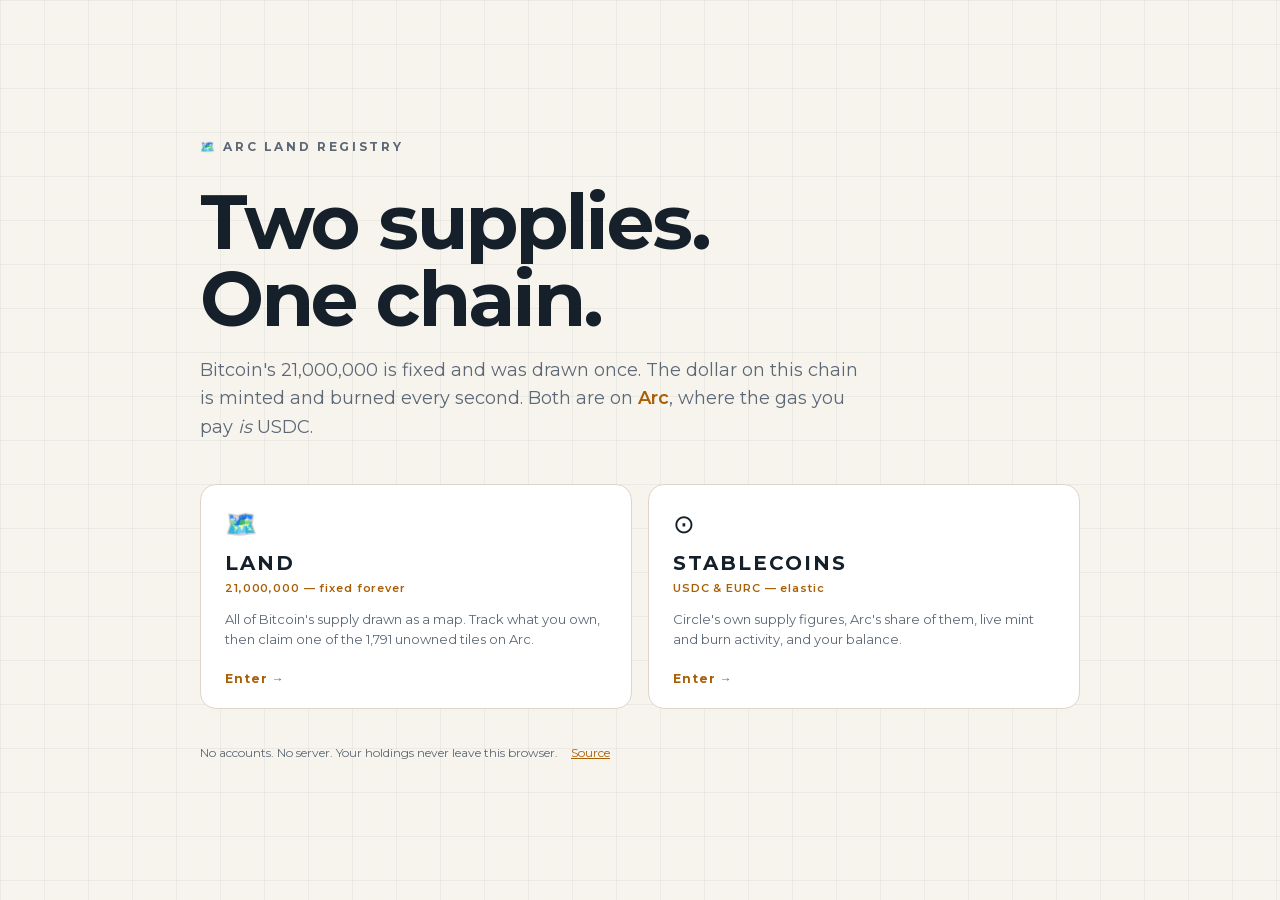
<file: website/index.html>
<!DOCTYPE html>
<html lang="en">
<head>
<meta charset="utf-8">
<meta name="viewport" content="width=device-width, initial-scale=1">
<title>Arc Land Registry — claim your piece of the map</title>
<meta name="description" content="All 21,000,000 Bitcoin drawn as a map. Claim an unowned tile on Arc, where gas is paid in USDC. Your holdings never leave your browser and never go on chain.">
<meta name="color-scheme" content="dark light">
<link rel="icon" href="data:image/svg+xml,<svg xmlns='http://www.w3.org/2000/svg' viewBox='0 0 100 100'><text y='.9em' font-size='90'>🗺️</text></svg>">
<script>
  /* Runs in <head>, before the stylesheet paints anything, so neither the site
     chrome nor the theme ever flashes and swaps.

     This is a standalone site. It owns its own theme key and answers to no
     host page. */
  (function () {
    var root = document.documentElement;
    var KEY = 'arcland-theme';
    root.dataset.themeKey = KEY;

    var saved = null;
    try { saved = localStorage.getItem(KEY); } catch (e) {}   // private mode throws
    if (saved !== 'light' && saved !== 'dark') {
      saved = (window.matchMedia &&
               window.matchMedia('(prefers-color-scheme: light)').matches)
        ? 'light' : 'dark';
    }
    root.setAttribute('data-theme', saved);

    // Landing vs terminal, settled here for the same reason as the theme: a
    // deep link like #/stables must never flash the landing on its way past.
    root.setAttribute('data-view', /^#\/(land|stables)/.test(location.hash) ? 'app' : 'landing');
  })();
</script>
<link rel="stylesheet" href="style.css">
</head>
<body>

<!-- Landing. Shown when the page is opened with no route; picking a card enters
     the terminal at that section. A deep link (#/land, #/stables) skips it, so a
     shared URL still lands where it says it will. -->
<div id="landing">
  <div class="landing__inner">
    <div class="landing__mark">🗺️ ARC LAND REGISTRY</div>
    <h1 class="landing__h1">Two supplies.<br>One chain.</h1>
    <p class="landing__lede">
      Bitcoin's 21,000,000 is fixed and was drawn once. The dollar on this chain
      is minted and burned every second. Both are on <strong>Arc</strong>, where
      the gas you pay <em>is</em> USDC.
    </p>

    <div class="landing__cards">
      <button class="lcard" type="button" data-go="land">
        <span class="lcard__icon">🗺️</span>
        <span class="lcard__name">LAND</span>
        <span class="lcard__tag">21,000,000 — fixed forever</span>
        <span class="lcard__desc">
          All of Bitcoin's supply drawn as a map. Track what you own, then claim
          one of the 1,791 unowned tiles on Arc.
        </span>
        <span class="lcard__go">Enter →</span>
      </button>

      <button class="lcard" type="button" data-go="stables">
        <span class="lcard__icon">⊙</span>
        <span class="lcard__name">STABLECOINS</span>
        <span class="lcard__tag">USDC &amp; EURC — elastic</span>
        <span class="lcard__desc">
          Circle's own supply figures, Arc's share of them, live mint and burn
          activity, and your balance.
        </span>
        <span class="lcard__go">Enter →</span>
      </button>
    </div>

    <p class="landing__foot">
      No accounts. No server. Your holdings never leave this browser.
      <a href="https://github.com/squidape/squidandape-arcland" target="_blank" rel="noopener noreferrer">Source</a>
    </p>
  </div>
</div>

<header class="topbar">
  <div class="wrap topbar__inner">
    <span class="brand">🗺️ <strong>Arc Land Registry</strong></span>
    <span class="topbar__right">
      <span class="topbar__note">Your holdings stay in this browser. They are never uploaded.</span>
      <button id="wallet-btn" class="btn btn--wallet" type="button" data-state="idle">
        <span class="wallet-dot" aria-hidden="true"></span>
        <span id="wallet-label">Connect wallet</span>
        <span id="wallet-balance" class="wallet-bal"></span>
      </button>
      <button id="theme-toggle" class="btn btn--ghost" type="button"
              aria-label="Switch between light and dark theme">☀ LIGHT</button>
    </span>
  </div>
</header>

<main class="wrap">

  <section class="hero">
    <h1>There will only ever be <span class="hl">21,000,000</span>.</h1>
    <p class="lede">
      Bitcoin is digital property, and the map was drawn once. Every time you buy,
      you fence off a piece of it that nobody can print more of. Record your buys
      below and see exactly how much of the map is yours.
    </p>
  </section>

  <!-- Top-level sections. Distinct from the Board/Globe tabs inside the map
       panel, which switch a renderer rather than a section of the page. -->
  <nav class="sectiontabs" aria-label="Section">
    <button id="sec-land" class="sectiontab is-on" type="button" aria-pressed="true">
      🗺️ LAND<span>21,000,000 fixed</span>
    </button>
    <button id="sec-stables" class="sectiontab" type="button" aria-pressed="false">
      ⊙ STABLECOINS<span>USDC &amp; EURC on Arc</span>
    </button>
  </nav>

  <!-- Wallet picker. Populated from EIP-6963 announcements, so it lists the
       wallets actually installed rather than a hardcoded set. -->
  <div id="wallet-modal" class="modal" hidden>
    <div class="modal__backdrop" data-close></div>
    <div class="modal__panel" role="dialog" aria-modal="true" aria-labelledby="wallet-modal-title">
      <div class="modal__head">
        <h2 id="wallet-modal-title">Connect a wallet</h2>
        <button class="modal__x" type="button" data-close aria-label="Close">×</button>
      </div>
      <div id="wallet-list" class="wallet-list"></div>
      <div id="wallet-none" class="wallet-none" hidden>
        <p>No wallet detected in this browser.</p>
        <p class="muted">Install <a href="https://rabby.io" target="_blank" rel="noopener noreferrer">Rabby</a>
           or <a href="https://metamask.io/download/" target="_blank" rel="noopener noreferrer">MetaMask</a>,
           then reload this page.</p>
      </div>
      <p class="modal__note">
        Connecting shares your wallet address with this page. It never asks for a
        seed phrase, and your Bitcoin ledger is never sent anywhere.
      </p>
    </div>
  </div>

  <!-- Connected-wallet detail, shown when the button is clicked while connected. -->
  <div id="account-modal" class="modal" hidden>
    <div class="modal__backdrop" data-close></div>
    <div class="modal__panel" role="dialog" aria-modal="true" aria-labelledby="account-modal-title">
      <div class="modal__head">
        <h2 id="account-modal-title">Wallet</h2>
        <button class="modal__x" type="button" data-close aria-label="Close">×</button>
      </div>
      <table class="tip__tbl acct-tbl">
        <tr><th>Address</th><td id="acct-address" class="tip__addr">—</td></tr>
        <tr><th>Network</th><td id="acct-network">—</td></tr>
        <tr><th>Balance</th><td id="acct-balance">—</td></tr>
        <tr><th>Your deeds</th><td id="acct-deeds">—</td></tr>
      </table>
      <div id="acct-wrongnet" class="banner" hidden>
        This wallet is on the wrong network.
        <button id="acct-switch" class="btn btn--primary btn--sm" type="button">Switch to Arc Testnet</button>
      </div>
      <div class="acct-actions">
        <a id="acct-explorer" class="btn btn--ghost" target="_blank" rel="noopener noreferrer">View on ArcScan ↗</a>
        <button id="acct-disconnect" class="btn btn--ghost btn--danger" type="button">Disconnect</button>
      </div>
      <p class="modal__note">
        Disconnecting only forgets the wallet on this page. To revoke access
        entirely, remove this site in your wallet's own connection settings.
      </p>
    </div>
  </div>

  <div id="flash" class="flash" hidden role="status"></div>
  <div id="storage-warning" class="flash is-error" hidden>
    This browser is blocking storage, so entries will vanish on refresh. Use Backup to keep them.
  </div>

  <div id="view-land">

  <!-- ============================================================ ledger -->
  <section class="panel" aria-labelledby="h-record">
    <h2 id="h-record">Record a buy</h2>

    <div id="sample-banner" class="banner" hidden>
      <strong>This is sample data</strong> so the page has something to show.
      Hit <em>Start fresh</em> — or just add your first buy, and the sample disappears.
    </div>

    <form id="buy-form" class="buy-form" autocomplete="off">
      <div class="field">
        <label for="buy-date">Date <span class="tz">WIB</span></label>
        <input type="date" id="buy-date" required>
      </div>
      <div class="field field--amount">
        <label for="buy-amount">Amount</label>
        <div class="combo">
          <input type="number" id="buy-amount" step="any" min="0" placeholder="0.01" required>
          <select id="buy-unit" aria-label="Unit">
            <option value="btc">BTC</option>
            <option value="sats">sats</option>
          </select>
        </div>
      </div>
      <div class="field field--note">
        <label for="buy-note">Note <span class="opt">optional</span></label>
        <input type="text" id="buy-note" maxlength="120" placeholder="payday stack">
      </div>
      <button type="submit" class="btn btn--primary">Claim it</button>
    </form>

    <div class="quick">
      <span>Quick:</span>
      <button class="chip" data-quick="0.001">0.001</button>
      <button class="chip" data-quick="0.005">0.005</button>
      <button class="chip" data-quick="0.01">0.01</button>
      <button class="chip" data-quick="0.05">0.05</button>
      <button class="chip" data-quick="0.1">0.1</button>
    </div>

    <div class="ledger-head">
      <h3>Your ledger <span id="ledger-count" class="muted"></span></h3>
      <div class="ledger-actions">
        <button id="backup" class="btn btn--ghost">Backup</button>
        <label class="btn btn--ghost" for="restore">Restore</label>
        <input type="file" id="restore" accept="application/json,.json" hidden>
        <button id="start-fresh" class="btn btn--ghost btn--danger">Start fresh</button>
      </div>
    </div>

    <div class="table-scroll">
      <table class="ledger">
        <thead>
          <tr><th>Date</th><th class="num">BTC</th><th class="num">sats</th><th>Note</th><th></th></tr>
        </thead>
        <tbody id="ledger-body"></tbody>
      </table>
    </div>
  </section>

  <!-- ============================================================= stats -->
  <section class="panel" aria-labelledby="h-holdings">
    <h2 id="h-holdings">Your land</h2>

    <div class="total">
      <div class="total__btc"><span id="stat-btc">0</span> <span class="unit">BTC</span></div>
      <div class="total__sats" id="stat-sats">0 sats</div>
    </div>

    <div class="tier">
      <div class="tier__badge"><span id="tier-icon">🦠</span></div>
      <div class="tier__body">
        <div class="tier__name" id="tier-name">Plankton</div>
        <div class="tier__blurb" id="tier-blurb"></div>
        <div class="bar"><div class="bar__fill" id="tier-bar"></div></div>
        <div class="tier__next muted" id="tier-next"></div>
      </div>
    </div>

    <ul class="badges" id="badges"></ul>

    <div class="stats">
      <div class="stat stat--hero">
        <div class="stat__label">Your share of the world's Bitcoin</div>
        <div class="stat__value" id="stat-fairshare">—</div>
        <div class="stat__sub" id="stat-fairshare-sub"></div>
      </div>
      <div class="stat stat--hero">
        <div class="stat__label">People who could ever match you</div>
        <div class="stat__value" id="stat-owners">—</div>
        <div class="stat__sub" id="stat-owners-sub"></div>
      </div>
      <div class="stat">
        <div class="stat__label">Parcels owned</div>
        <div class="stat__value" id="stat-parcels">—</div>
        <div class="stat__sub" id="stat-parcels-sub"></div>
      </div>
      <div class="stat">
        <div class="stat__label">Of total supply</div>
        <div class="stat__value stat__value--small" id="stat-supply">—</div>
        <div class="stat__sub" id="stat-supply-sub"></div>
      </div>
    </div>
  </section>

  <!-- =============================================================== map -->
  <section class="panel" aria-labelledby="h-map">
    <h2 id="h-map">Find your land</h2>
    <p class="panel__lede">
      Every tile is <strong>one Bitcoin</strong>, and every tile divides into
      <strong>10 × 10 = 100 parcels of 0.01 BTC</strong>. Unlocked land burns orange;
      locked land stays grey. There are 21,000,000 tiles in total and you are looking
      at a handful of them — claim more and the territory spreads outward from home.
    </p>

    <div class="viewtabs" role="tablist" aria-label="Map view">
      <button id="view-board" class="viewtab is-on" role="tab" aria-selected="true">Board</button>
      <button id="view-globe" class="viewtab" role="tab" aria-selected="false">Globe</button>
    </div>

    <!-- ============================================ isometric board (default) -->
    <div class="board" id="board-view">
      <canvas id="iso-canvas" tabindex="0"
              aria-label="Isometric board of Bitcoin blocks with your unlocked land in orange"></canvas>

      <div class="hud hud--tl">
        <div class="hud__clock" id="hud-clock">--:--:-- WIB</div>
        <div class="hud__update" id="hud-update">LATEST UPDATE · fetching…</div>
        <div class="persona">
          <span class="persona__icon" id="hud-persona-icon">🦠</span>
          <span class="persona__text">
            <span class="persona__name" id="hud-persona-name">PLANKTON</span>
            <span class="persona__sub" id="hud-persona-sub">LANDHOLDER · Lv.1</span>
          </span>
        </div>
      </div>

      <div class="hud hud--tr">
        <div class="hud__btc"><span id="hud-btc">0</span><span class="hud__unit">BTC</span></div>
        <div class="hud__sats" id="hud-sats">0 sats</div>
      </div>

      <div class="hud hud--br">
        <div class="hud__row"><span class="hud__k">BTC / USD</span><span class="hud__v" id="hud-price">—</span></div>
        <div class="hud__row"><span class="hud__k">MARKET VALUE</span><span class="hud__v hud__v--gold" id="hud-value">—</span></div>
      </div>

      <div class="hud hud--bl">
        <div class="hud__unlocked" id="hud-unlocked"></div>
        <div class="hud__inview" id="hud-inview"></div>
      </div>

      <div class="gauge">
        <span class="gauge__label" id="hud-gauge-label">NEXT</span>
        <span class="gauge__track"><span class="gauge__fill" id="hud-gauge-fill"></span></span>
        <span class="gauge__val" id="hud-gauge-val">—</span>
      </div>

      <div class="tip" id="iso-tip" hidden role="tooltip"></div>

      <!-- Claim progress on Arc. aria-live so a screen reader hears the result
           of a transaction it cannot see happening. -->
      <div class="arc-toast" id="arc-toast" hidden role="status" aria-live="polite"></div>
    </div>

    <ul class="legend" id="legend-land">
      <li><span class="key key--full"></span><b>Unlocked</b> — a whole 1 BTC block</li>
      <li><span class="key key--partial"></span><b>In progress</b> — gold border, dark centre:
          the block you are filling, lit one 0.01 parcel at a time</li>
      <li><span class="key key--locked"></span><b>Locked</b> — not yours yet</li>
      <li class="legend__hint">Click a tile to walk there · hover a tile or the figure for details</li>
    </ul>

    <ul class="legend" id="legend-world" hidden>
      <li><span class="key" style="background:hsl(205 42% 44%)"></span><b>Exchange / custody</b></li>
      <li><span class="key" style="background:hsl(268 42% 44%)"></span><b>Fund or ETF</b></li>
      <li><span class="key" style="background:hsl(355 42% 44%)"></span><b>Seized / recovered</b></li>
      <li><span class="key" style="background:hsl(172 42% 44%)"></span><b>Unidentified</b></li>
      <li><span class="key key--locked"></span><b>Everyone else</b> — including you</li>
      <li><span class="key key--deed"></span><b>Claimed on Arc</b> — a deed on the map</li>
      <li><span class="key key--deed-mine"></span><b>Your deed</b></li>
      <li class="legend__hint">Click a coloured tile for that address · click open land to claim it on Arc
          — a deed records a tile and an address, never anyone's holdings</li>
    </ul>

    <div class="board__bar">
      <span class="viewtabs viewtabs--sm">
        <button id="scale-land" class="viewtab is-on" aria-pressed="true">My land</button>
        <button id="scale-world" class="viewtab" aria-pressed="false">All 21M</button>
      </span>
      <button id="iso-focus" class="btn btn--primary">Focus my land</button>
      <span class="zoomer" id="iso-zoomer">
        <button id="iso-zoom-out" class="btn btn--ghost" aria-label="Zoom out">−</button>
        <span class="zoomer__label" id="iso-zoom-label">1/6</span>
        <button id="iso-zoom-in" class="btn btn--ghost" aria-label="Zoom in">+</button>
      </span>
      <span class="globe__hint">click to walk · drag to pan · scroll to zoom</span>
    </div>

    <div class="whales">
      <h3 class="whales__h">The ten largest addresses on earth</h3>
      <p class="whales__lede">
        The top 100 addresses hold <strong>3,087,162 BTC — 14.7% of everything that will ever
        exist</strong>. Switch the board to <em>All 21M</em> to see them as territory. Most are
        exchange or ETF custody wallets holding coins for millions of people, not one person's
        stack — the map labels which is which.
      </p>
      <ol class="wl" id="whale-list"></ol>
      <p class="whales__src">
        Snapshot taken 4 Aug 2026 from
        <a href="https://bitinfocharts.com/top-100-richest-bitcoin-addresses.html"
           target="_blank" rel="noopener noreferrer">bitinfocharts</a>.
        Balances move; this is a fixed picture, not a live feed.
      </p>
    </div>

    <!-- ==================================================== globe (optional) -->
    <p id="globe-error" class="flash is-error" hidden></p>

    <div class="globe" id="globe-stage" hidden>
      <canvas id="globe-canvas" tabindex="0"
              aria-label="3D globe of the 21,000,000 Bitcoin supply with your land marked in gold"></canvas>
      <div class="globe__hud" id="globe-hud"></div>
    </div>

    <div class="globe__bar" id="globe-controls" hidden>
      <button id="globe-fly" class="btn btn--primary">Fly to my land</button>
      <button id="globe-reset" class="btn btn--ghost">Back to orbit</button>
      <span class="globe__hint">drag to spin · scroll to zoom · arrow keys work too</span>
    </div>
    <p class="map__found" id="globe-found" hidden>
      🚩 Touchdown. Those gold squares are yours — every dim one around them belongs
      to somebody else, or to nobody yet.
    </p>

    <!-- Flat fallback, shown only when WebGL2 is unavailable. -->
    <div class="map" id="map-fallback" hidden>
      <div class="map__stage" id="map-stage">
        <svg id="map-svg" viewBox="0 0 100 100" role="img"
             aria-label="Grid map of the Bitcoin supply with your holding highlighted"></svg>
      </div>
      <p class="map__caption" id="map-caption"></p>
      <p class="map__found" id="map-found" hidden>🚩 That bright square is yours.</p>
      <button id="map-run" class="btn btn--primary">Locate my land</button>
    </div>
  </section>

  <section class="panel panel--quiet">
    <h2>How the numbers work</h2>
    <dl class="faq">
      <dt>Where is my data stored?</dt>
      <dd>In this browser only, under <code>localStorage</code>. There is no account, no
          server and no database, and your holdings are <strong>never transmitted</strong>.
          The page does make two kinds of request, and neither carries them: a price
          lookup, and reads of the public Arc registry to see which tiles are claimed.
          Claiming a tile puts a tile number, your label and your wallet address on chain —
          never how much Bitcoin you own. It is not synced: use <strong>Backup</strong> to
          move your ledger to another device.</dd>
      <dt>"Your share of the world's Bitcoin"</dt>
      <dd>21,000,000 BTC divided by ~8.2 billion people is <strong>0.00256 BTC each</strong>.
          The multiple is how many of those shares you hold.</dd>
      <dt>"People who could ever match you"</dt>
      <dd>21,000,000 divided by your stack. If everyone tried to own what you own, this is
          where Bitcoin runs out — and everyone after that is too late, at any price.</dd>
      <dt>How is the globe divided?</dt>
      <dd>Its surface is a 5,000 × 4,200 grid — <strong>exactly 21,000,000</strong> squares,
          one Bitcoin each. Every one of those splits into 10 × 10 = 100 parcels of 0.01 BTC,
          giving 2,100,000,000 parcels in total. Zoom in far enough and the squares you see
          <em>are</em> individual hundredths of a coin. Like any world map it is an
          equirectangular projection, so squares near the poles are drawn narrower than
          squares on the equator; your land sits on the equator, where there is no
          distortion at all.</dd>
      <dt>How is mined supply calculated?</dt>
      <dd>From Bitcoin's own issuance schedule — 210,000 blocks per halving, starting at 50
          BTC — extrapolated from a verified block height at 10 minutes per block. Nothing
          is fetched, so nothing can break.</dd>
      <dt>Is this financial advice?</dt>
      <dd>No. It is a scale toy. It does not know or care what Bitcoin costs.</dd>
    </dl>
  </section>

  </div><!-- /#view-land -->

  <!-- ======================================================== stablecoins -->
  <div id="view-stables" hidden>

    <section class="panel" aria-labelledby="h-onarc">
      <h2 id="h-onarc">On Arc</h2>
      <p class="panel__lede">
        Arc is Circle's chain and <strong>USDC is its native gas token</strong> — the fee for a
        transaction is paid in dollars, not in a separate coin you have to acquire first.
        Supply figures come from <strong>Circle's own published data</strong>, not from this
        chain's token contract. <span id="stables-src" class="muted"></span>
      </p>

      <div class="stats">
        <div class="stat stat--hero">
          <div class="stat__label">USDC on Arc</div>
          <div class="stat__value" id="st-usdc-arc">—</div>
          <div class="stat__sub" id="st-usdc-arc-sub"></div>
        </div>
        <div class="stat stat--hero">
          <div class="stat__label">EURC on Arc</div>
          <div class="stat__value" id="st-eurc-arc">—</div>
          <div class="stat__sub" id="st-eurc-arc-sub"></div>
        </div>
        <div class="stat">
          <div class="stat__label">Cost of one transaction</div>
          <div class="stat__value stat__value--small" id="st-gas">—</div>
          <div class="stat__sub">paid in USDC, because gas <em>is</em> USDC</div>
        </div>
        <div class="stat">
          <div class="stat__label">Peg</div>
          <div class="stat__value stat__value--small" id="st-peg">—</div>
          <div class="stat__sub" id="st-peg-sub"></div>
        </div>
      </div>
    </section>

    <section class="panel" aria-labelledby="h-yourstables">
      <h2 id="h-yourstables">Your balance</h2>
      <div id="st-wallet-empty" class="banner">
        Connect a wallet to see your USDC and EURC on Arc. Nothing is stored and nothing is
        uploaded — the balance is read from the chain each time and shown only to you.
      </div>
      <div id="st-wallet-have" hidden>
        <div class="stats">
          <div class="stat">
            <div class="stat__label">Your USDC</div>
            <div class="stat__value" id="st-bal-usdc">—</div>
            <div class="stat__sub" id="st-bal-usdc-sub"></div>
          </div>
          <div class="stat">
            <div class="stat__label">Your EURC</div>
            <div class="stat__value" id="st-bal-eurc">—</div>
            <div class="stat__sub" id="st-bal-eurc-sub"></div>
          </div>
        </div>
        <p class="panel__foot muted" id="st-bal-foot"></p>
      </div>
    </section>

    <section class="panel" aria-labelledby="h-issuance">
      <h2 id="h-issuance">Live issuance on Arc</h2>
      <p class="panel__lede">
        Every mint and burn of USDC and EURC on Arc in the last few thousand blocks. Most burns
        are <strong>CCTP bridge-outs</strong> — the coin is not destroyed, it is moving to
        another chain, and a matching mint appears there.
      </p>
      <div class="table-scroll">
        <table class="ledger">
          <thead>
            <tr><th>Time <span class="tz">WIB</span></th><th>Block · tx</th><th></th>
                <th class="num">Amount</th><th>Address</th></tr>
          </thead>
          <tbody id="st-feed">
            <tr><td colspan="5" class="tip__empty">Loading recent activity…</td></tr>
          </tbody>
        </table>
      </div>
    </section>

    <section class="panel" aria-labelledby="h-global">
      <h2 id="h-global">Where Arc sits</h2>
      <p class="panel__lede">
        Circle issues USDC and EURC across many chains. Arc is the newest of them, which is why
        its share is small — it is a chain that has just begun, not one that is shrinking.
      </p>
      <div class="stats">
        <div class="stat">
          <div class="stat__label">USDC in existence</div>
          <div class="stat__value stat__value--small" id="st-usdc-total">—</div>
          <div class="stat__sub" id="st-usdc-total-sub"></div>
        </div>
        <div class="stat">
          <div class="stat__label">EURC in existence</div>
          <div class="stat__value stat__value--small" id="st-eurc-total">—</div>
          <div class="stat__sub" id="st-eurc-total-sub"></div>
        </div>
      </div>
      <div class="table-scroll">
        <table class="ledger">
          <thead>
            <tr><th>#</th><th>Chain</th><th class="num">USDC</th><th class="num">Share</th></tr>
          </thead>
          <tbody id="st-chains">
            <tr><td colspan="4" class="tip__empty">Loading…</td></tr>
          </tbody>
        </table>
      </div>
    </section>

    <section class="panel panel--quiet">
      <h2>Where these numbers come from</h2>
      <dl class="faq">
        <dt>Why not read supply from the token contract?</dt>
        <dd>Because on <strong>Arc Testnet that number is meaningless</strong>. The faucet mints
            on demand, so the contract currently reports over <strong>212 billion</strong> USDC
            and <strong>2 trillion</strong> EURC. Those are real reads of a real contract and
            complete fiction as supply. Supply here comes from
            <code>api.circle.com/v1/stablecoins</code>, Circle's own published figures. The chain
            is used only for what it is genuinely authoritative about: your balance, and actual
            mint and burn activity.</dd>
        <dt>Is any of this stored?</dt>
        <dd>No. There is no account, no server and no database. Your balance is read from the
            chain when you connect and shown only to you — it is never written to storage and
            never transmitted anywhere.</dd>
        <dt>Does this site need an API key?</dt>
        <dd>No, and it could not safely have one. This is a static page with no backend, so any
            key placed in its JavaScript would be published to everyone who loads it. Every
            source used here is public and keyless.</dd>
        <dt>How fresh is it?</dt>
        <dd>Supply refreshes every minute, and each figure carries its own age. If a source
            fails, the last good number stays on screen with an honest staleness note rather
            than blanking or resetting to zero.</dd>
      </dl>
    </section>

  </div><!-- /#view-stables -->
</main>

<footer class="footer wrap">
  <p>Arc Land Registry · no tracking, no accounts, no server · <a href="tests.html">math tests</a></p>
</footer>

<script src="whales.js"></script>
<script src="app.js"></script>
<script src="price.js"></script>
<!-- arc.js before iso.js: the board's world view calls into the Arc helpers. -->
<script src="arc.js"></script>
<!-- stables.js after arc.js: it reuses the ABI codec and the shared RPC fallback. -->
<script src="stables.js"></script>
<script src="iso.js"></script>
<script src="globe.js"></script>
</body>
</html>
</file>
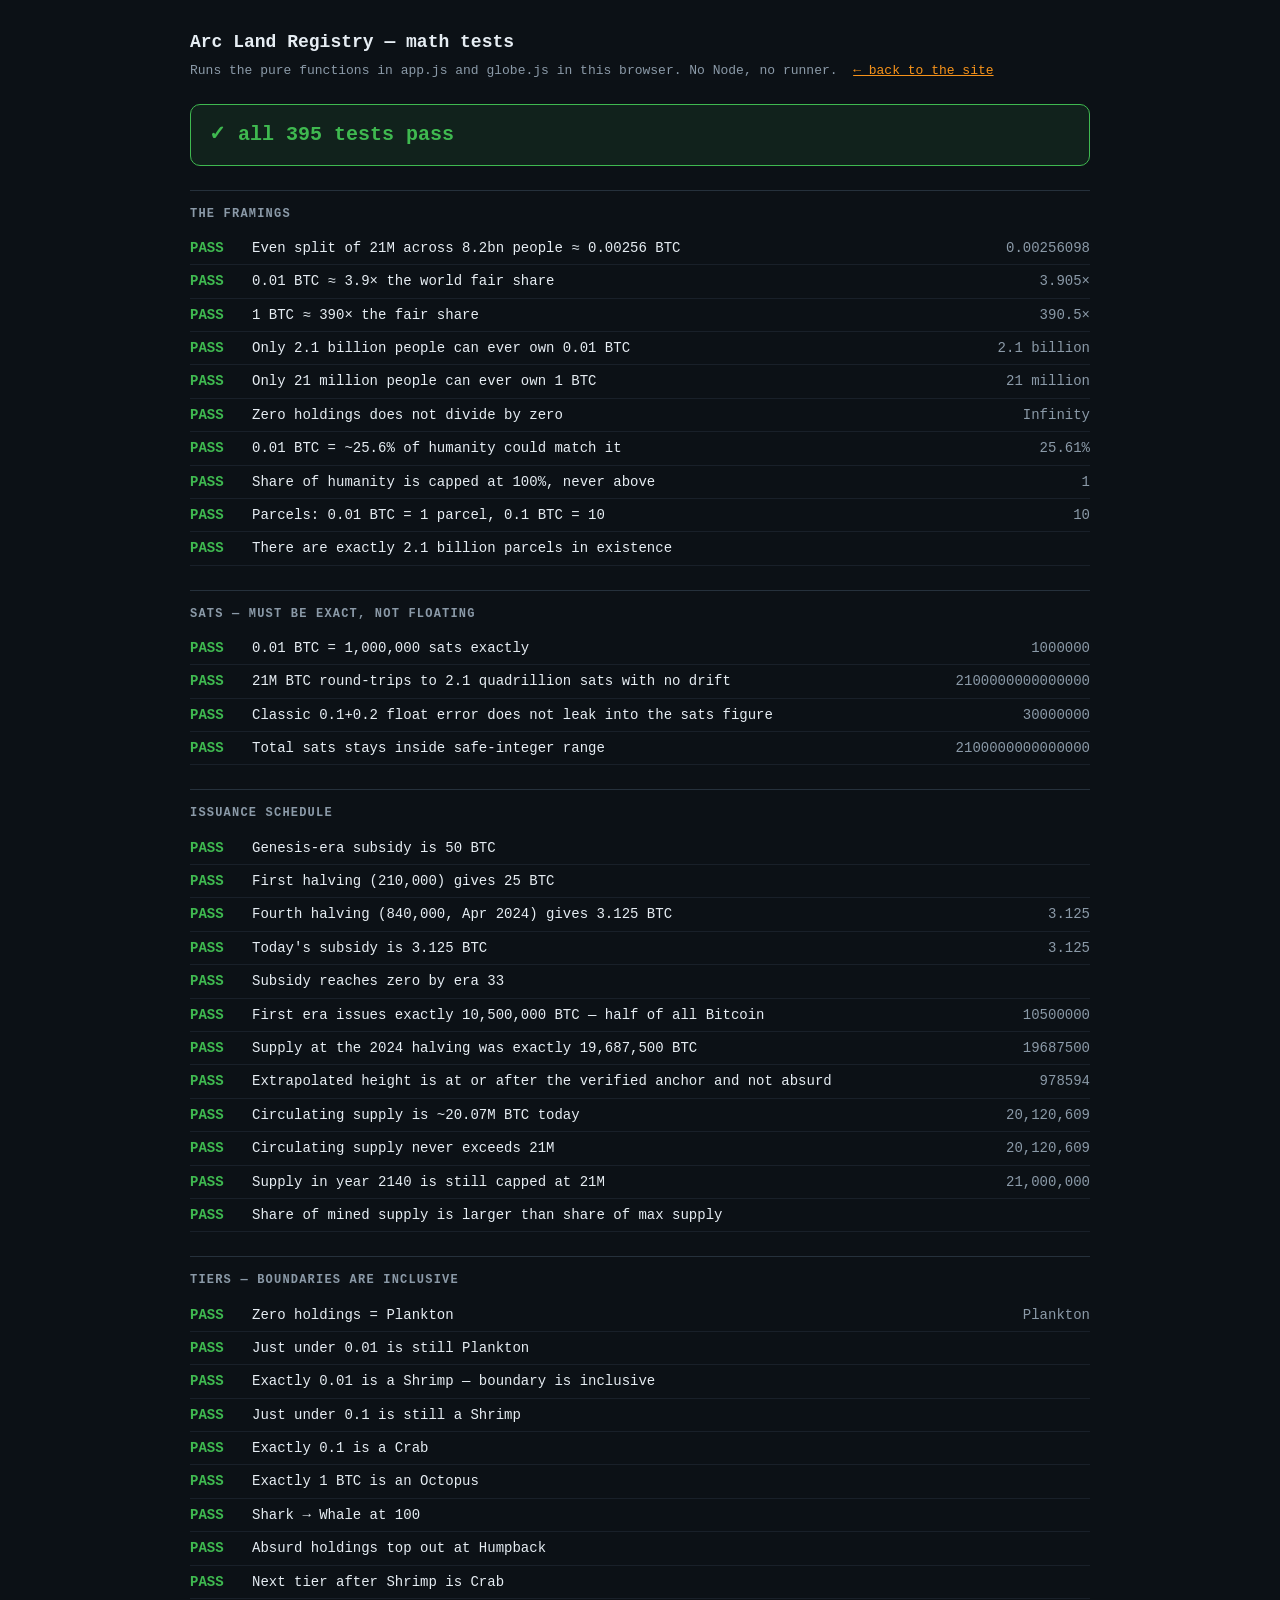
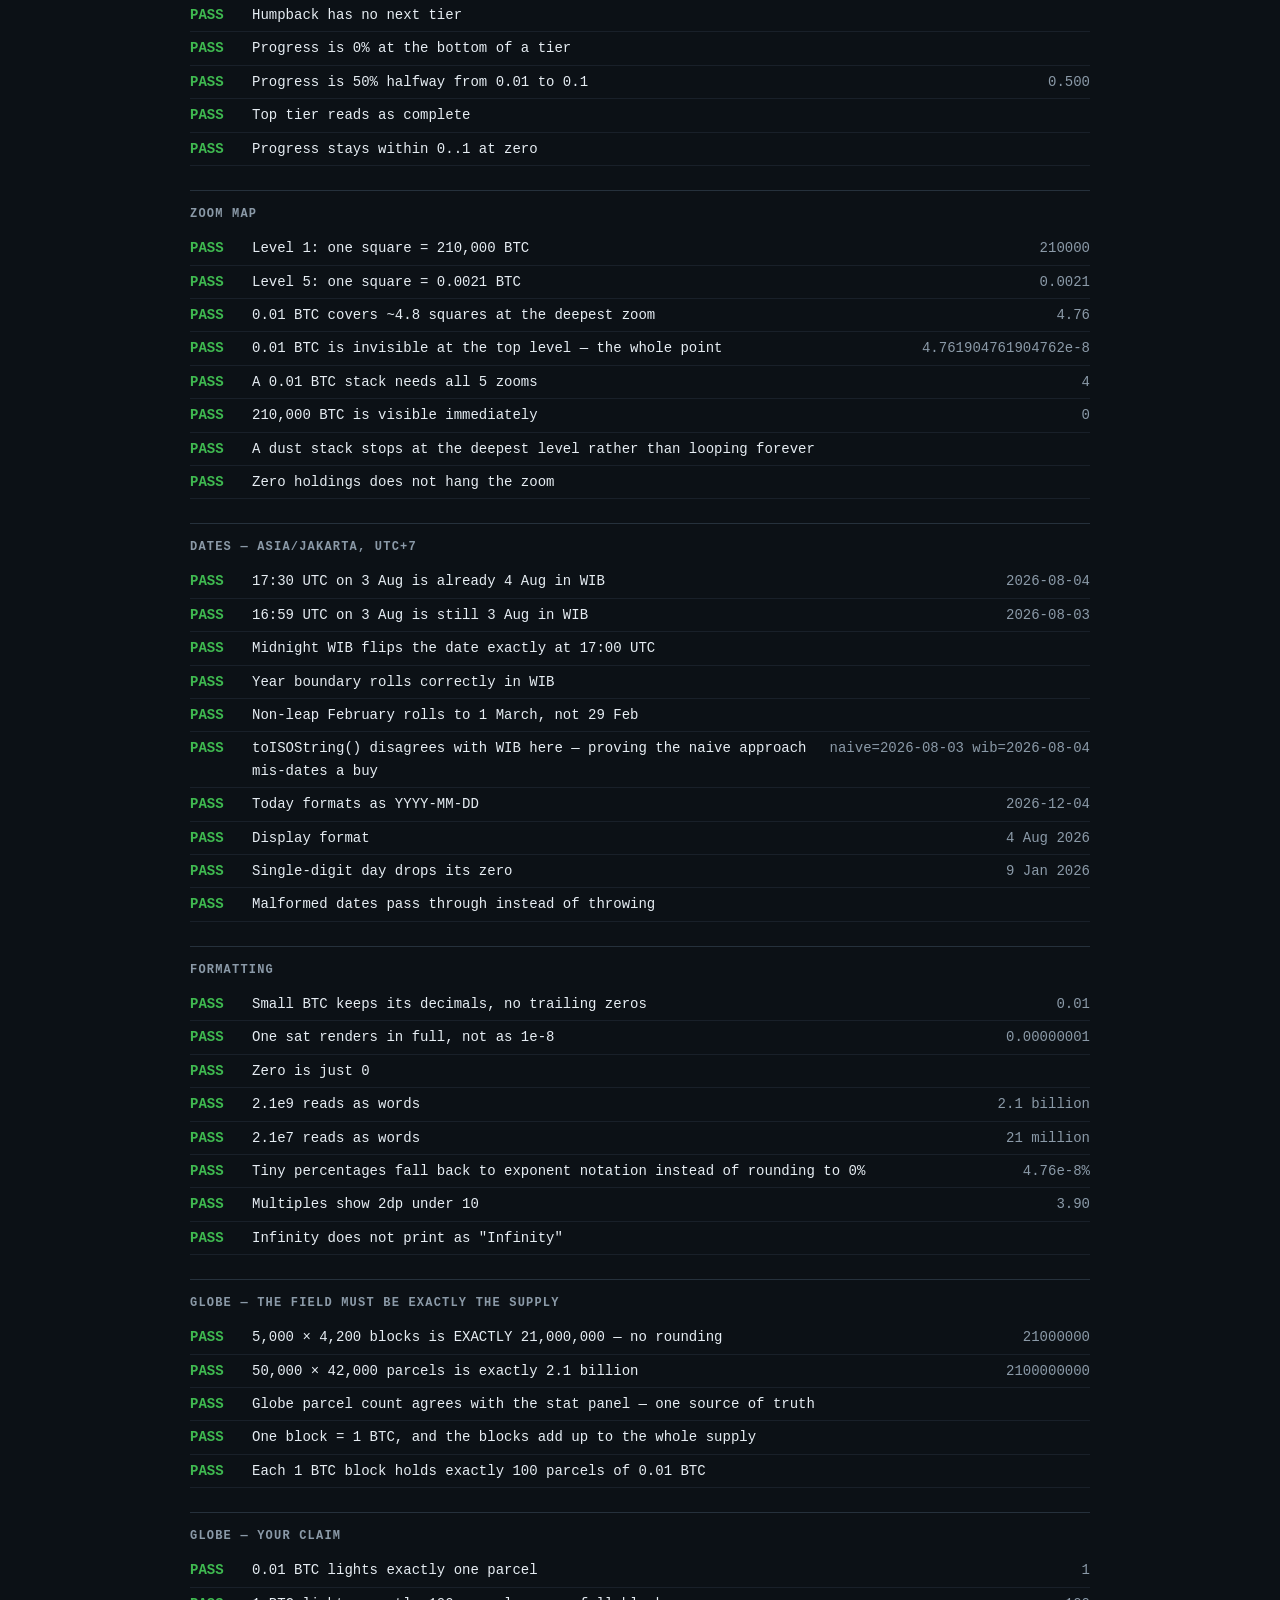
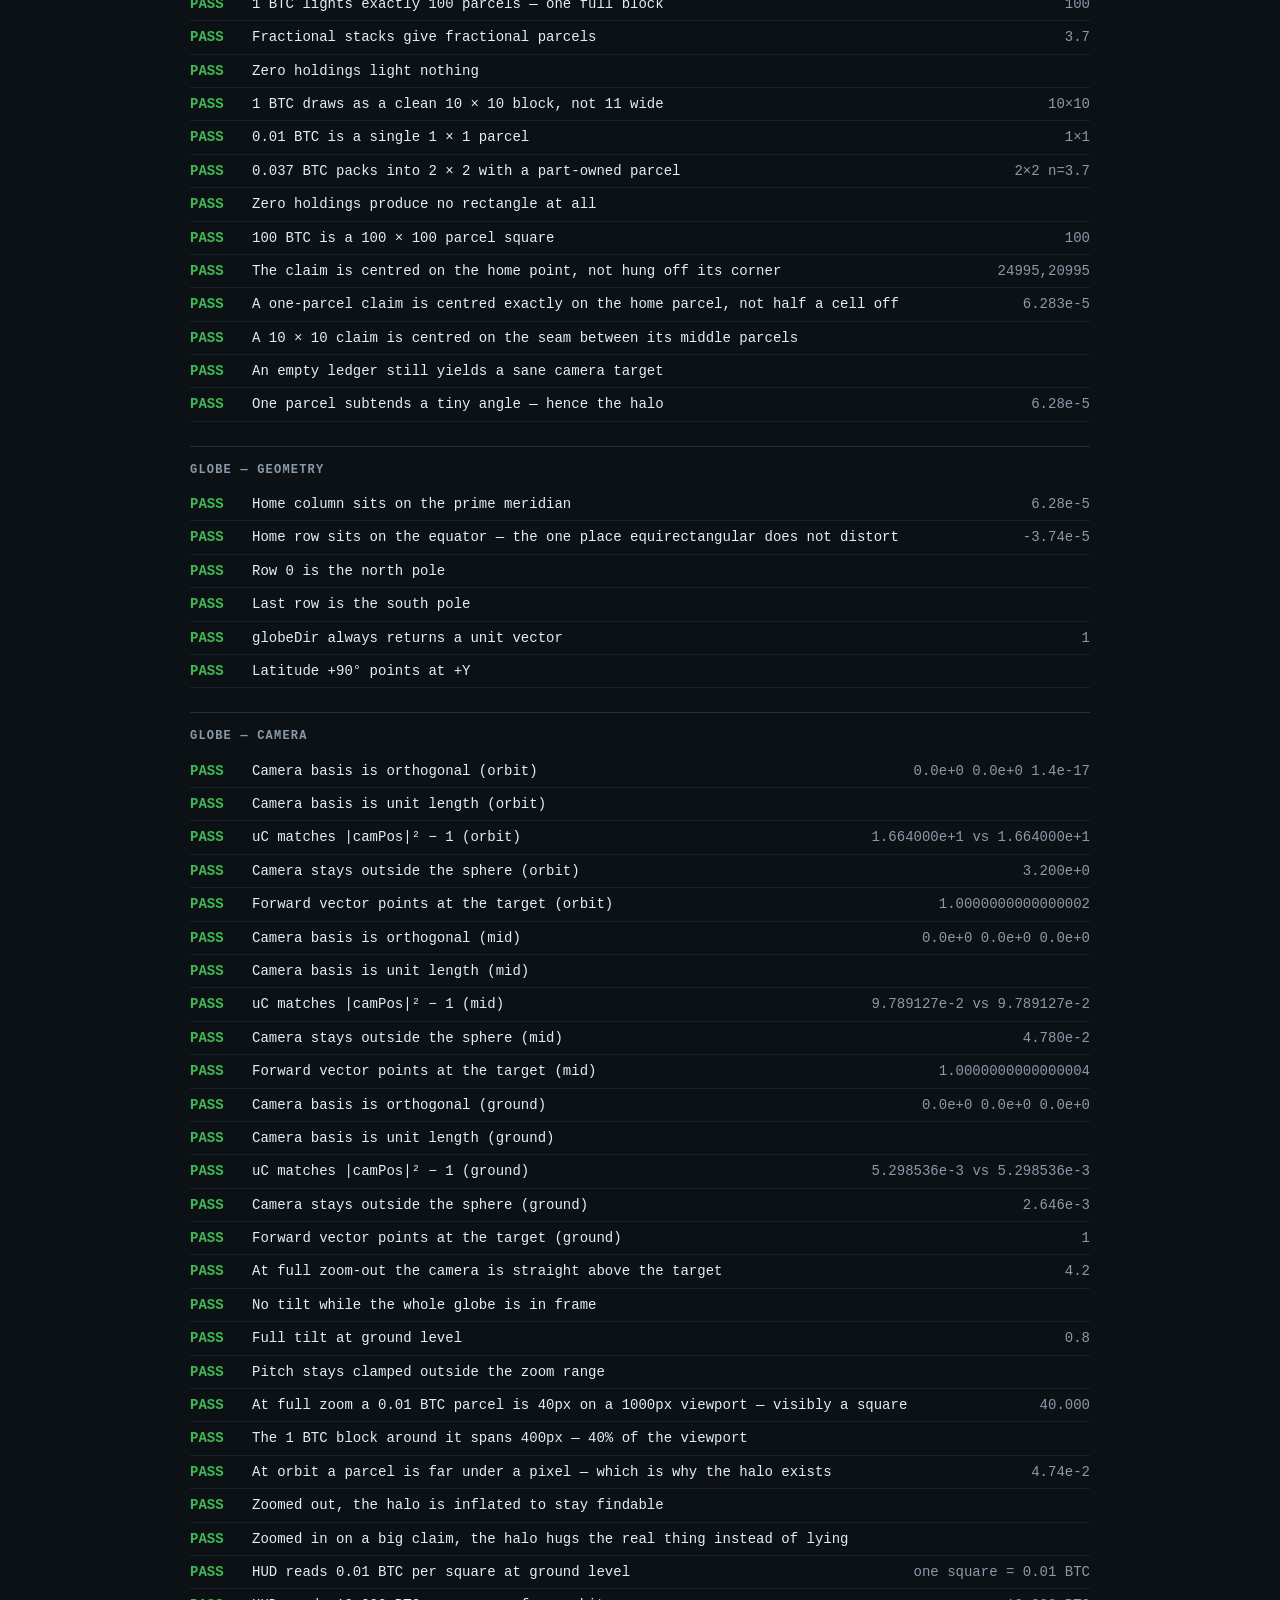
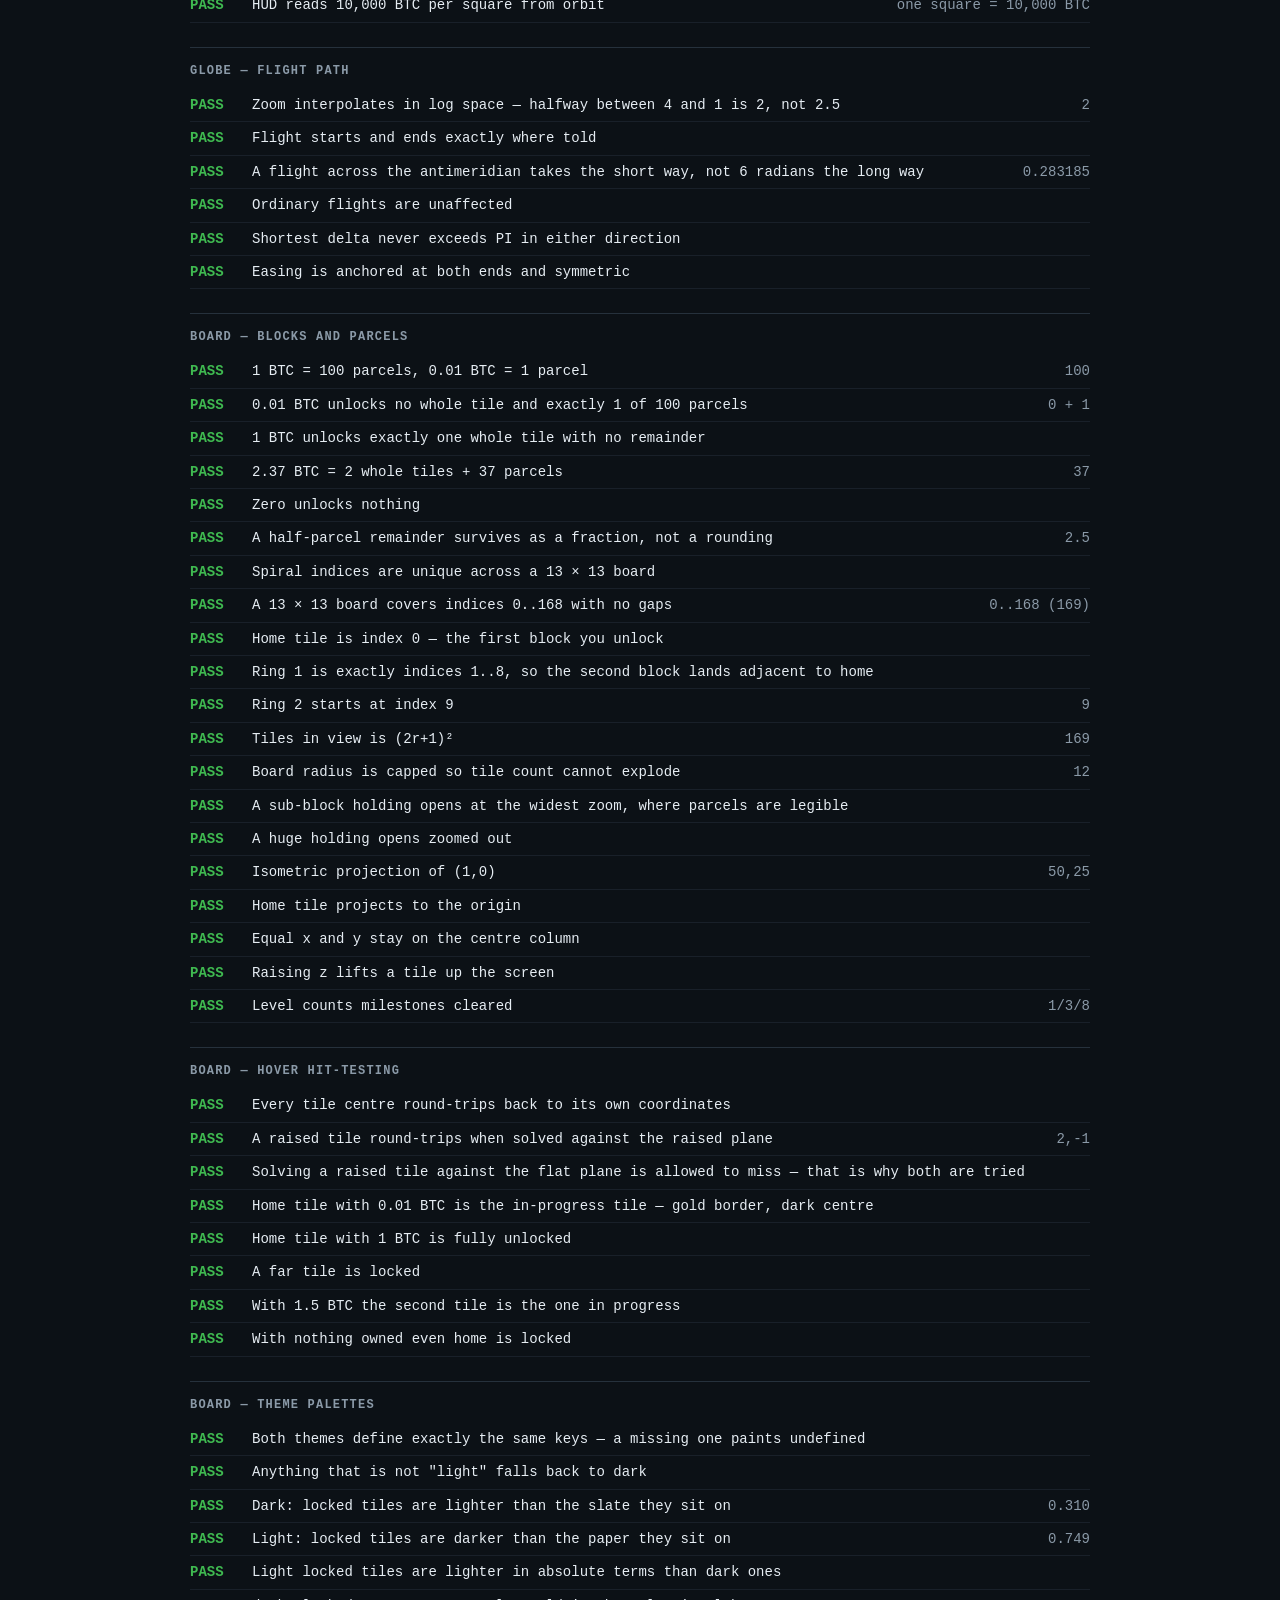
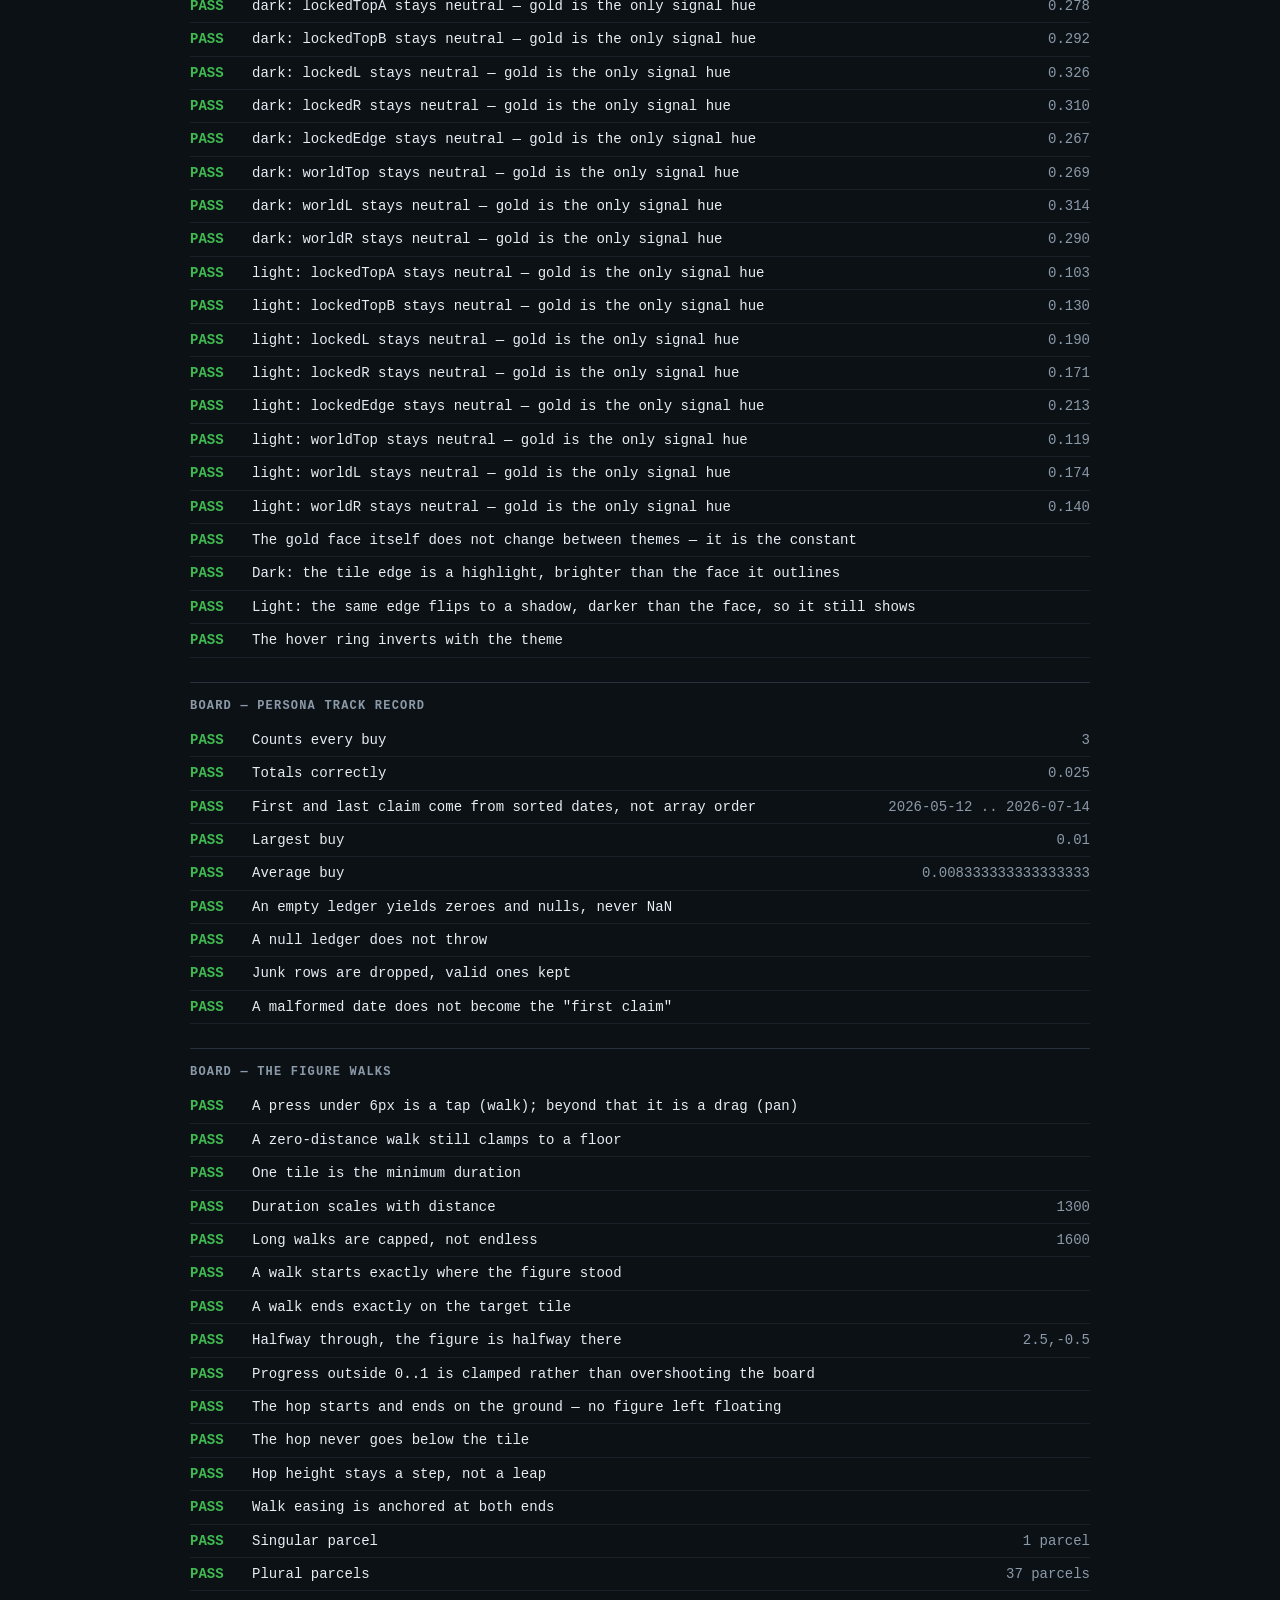
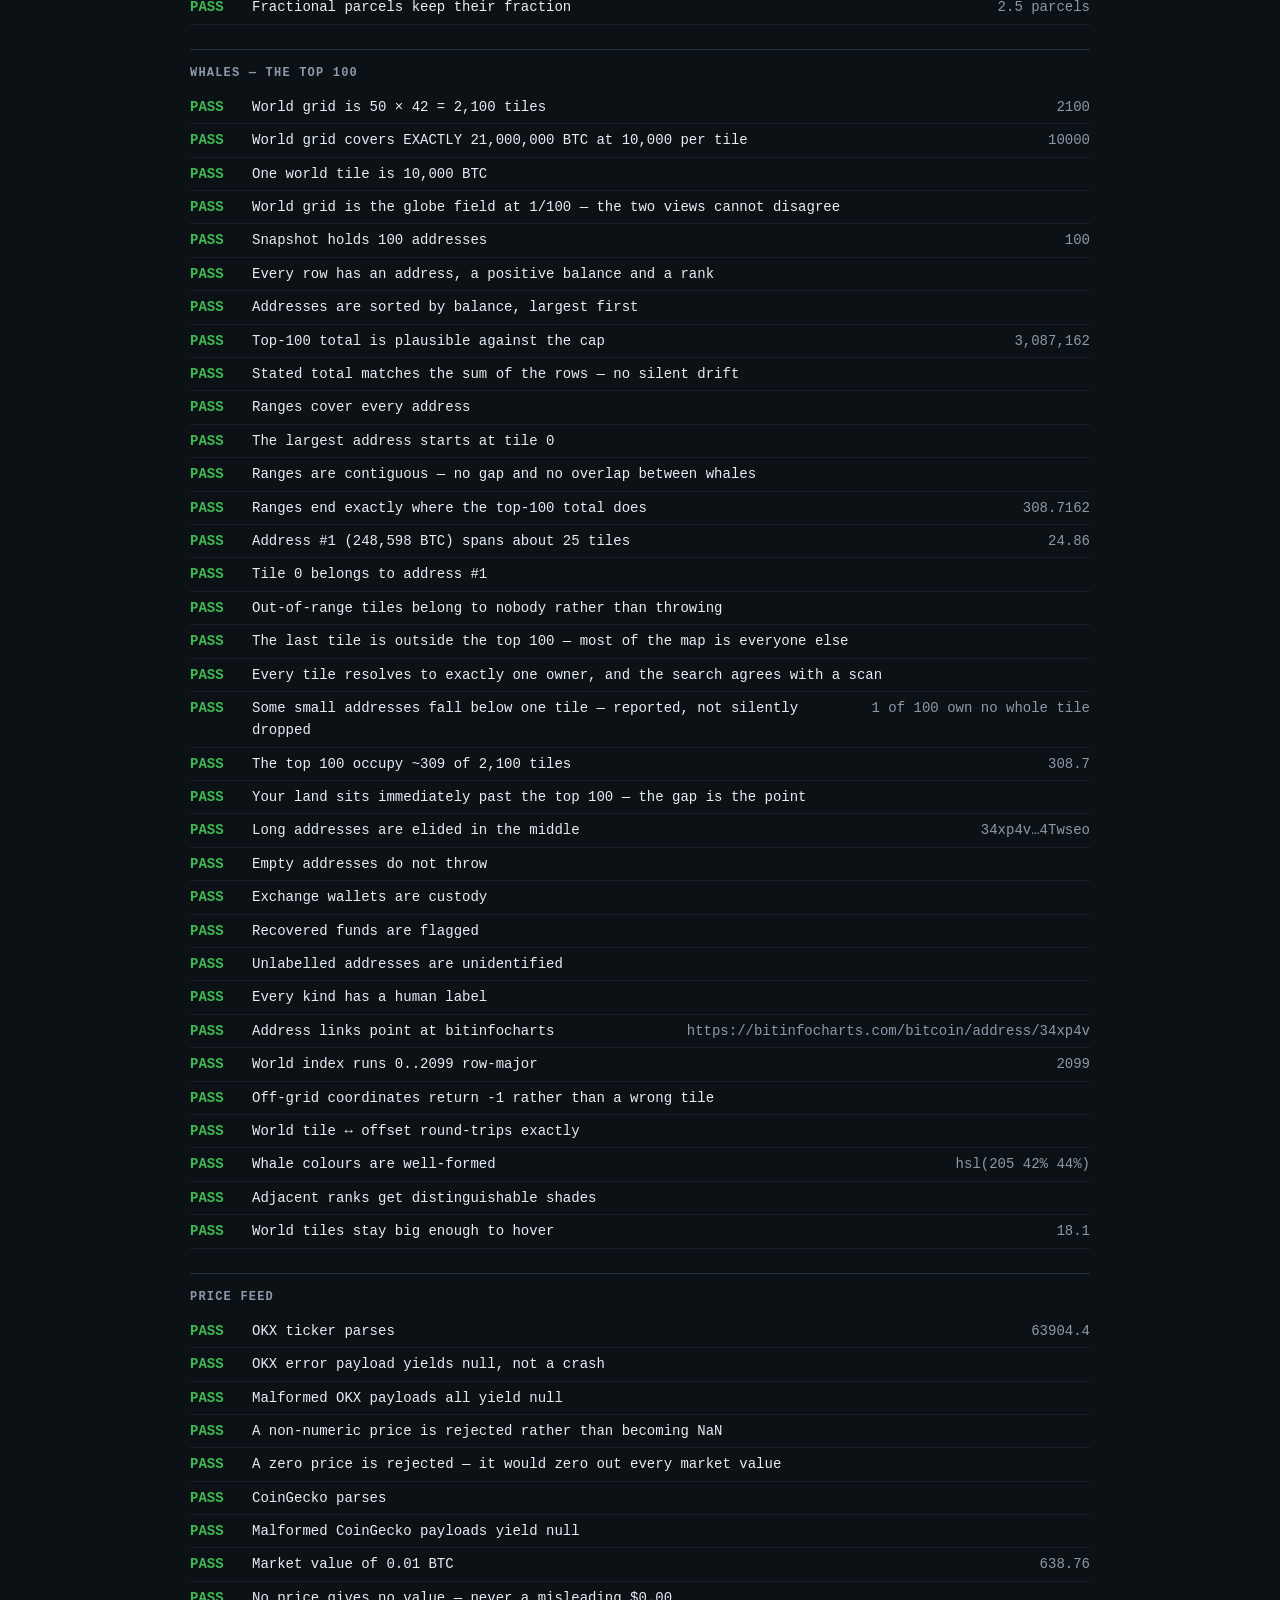
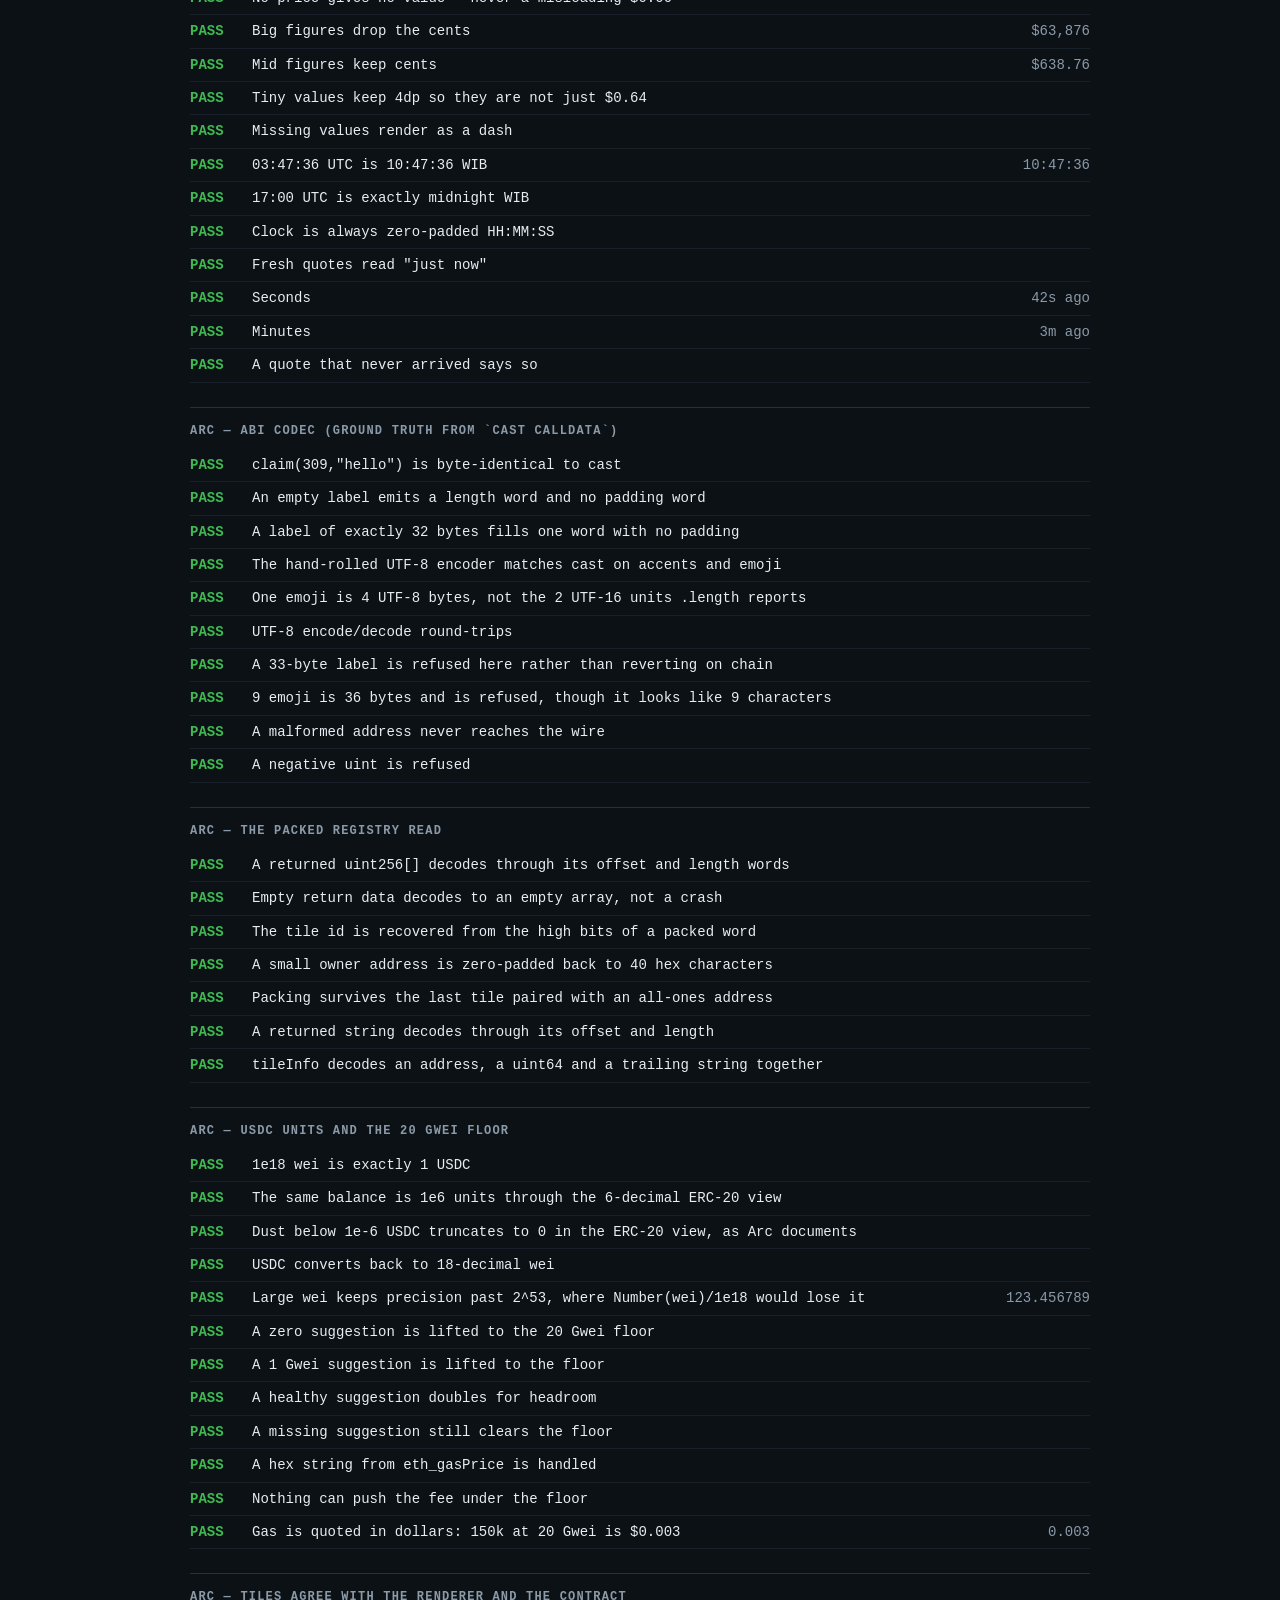
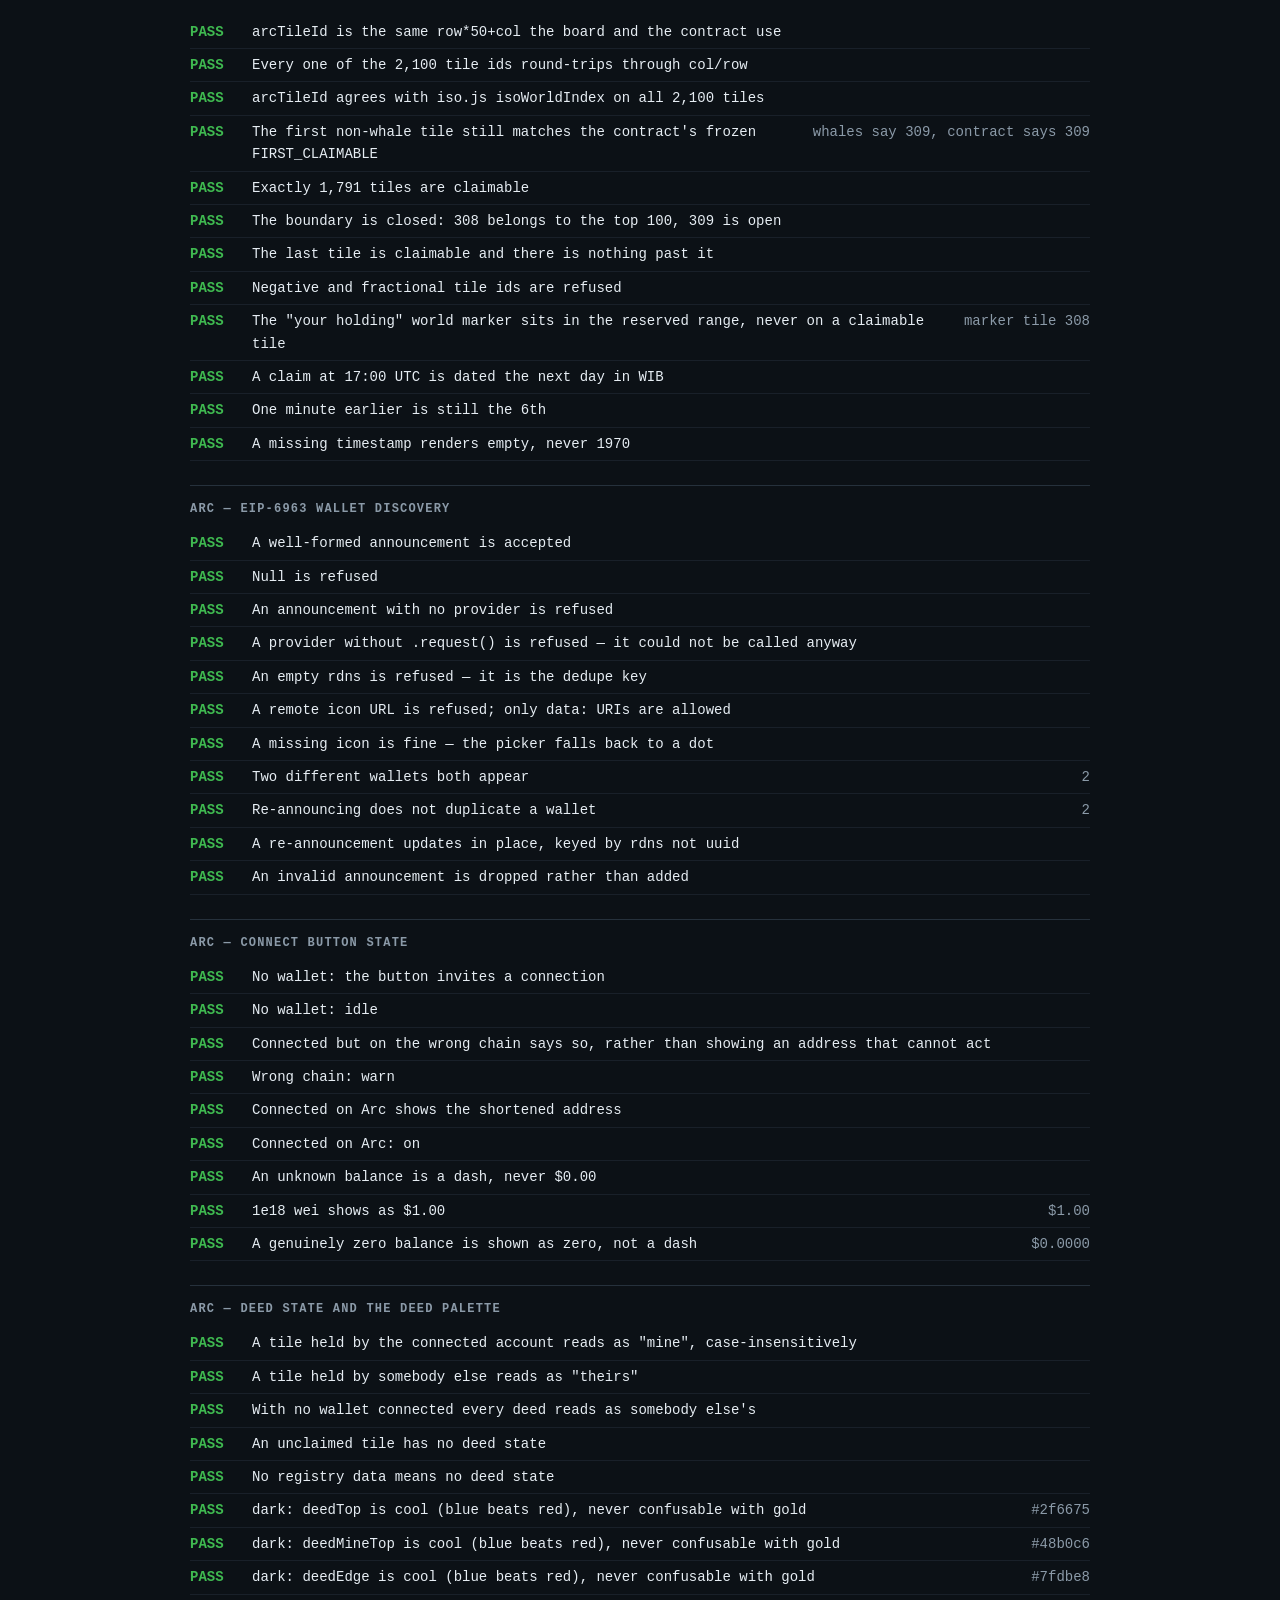
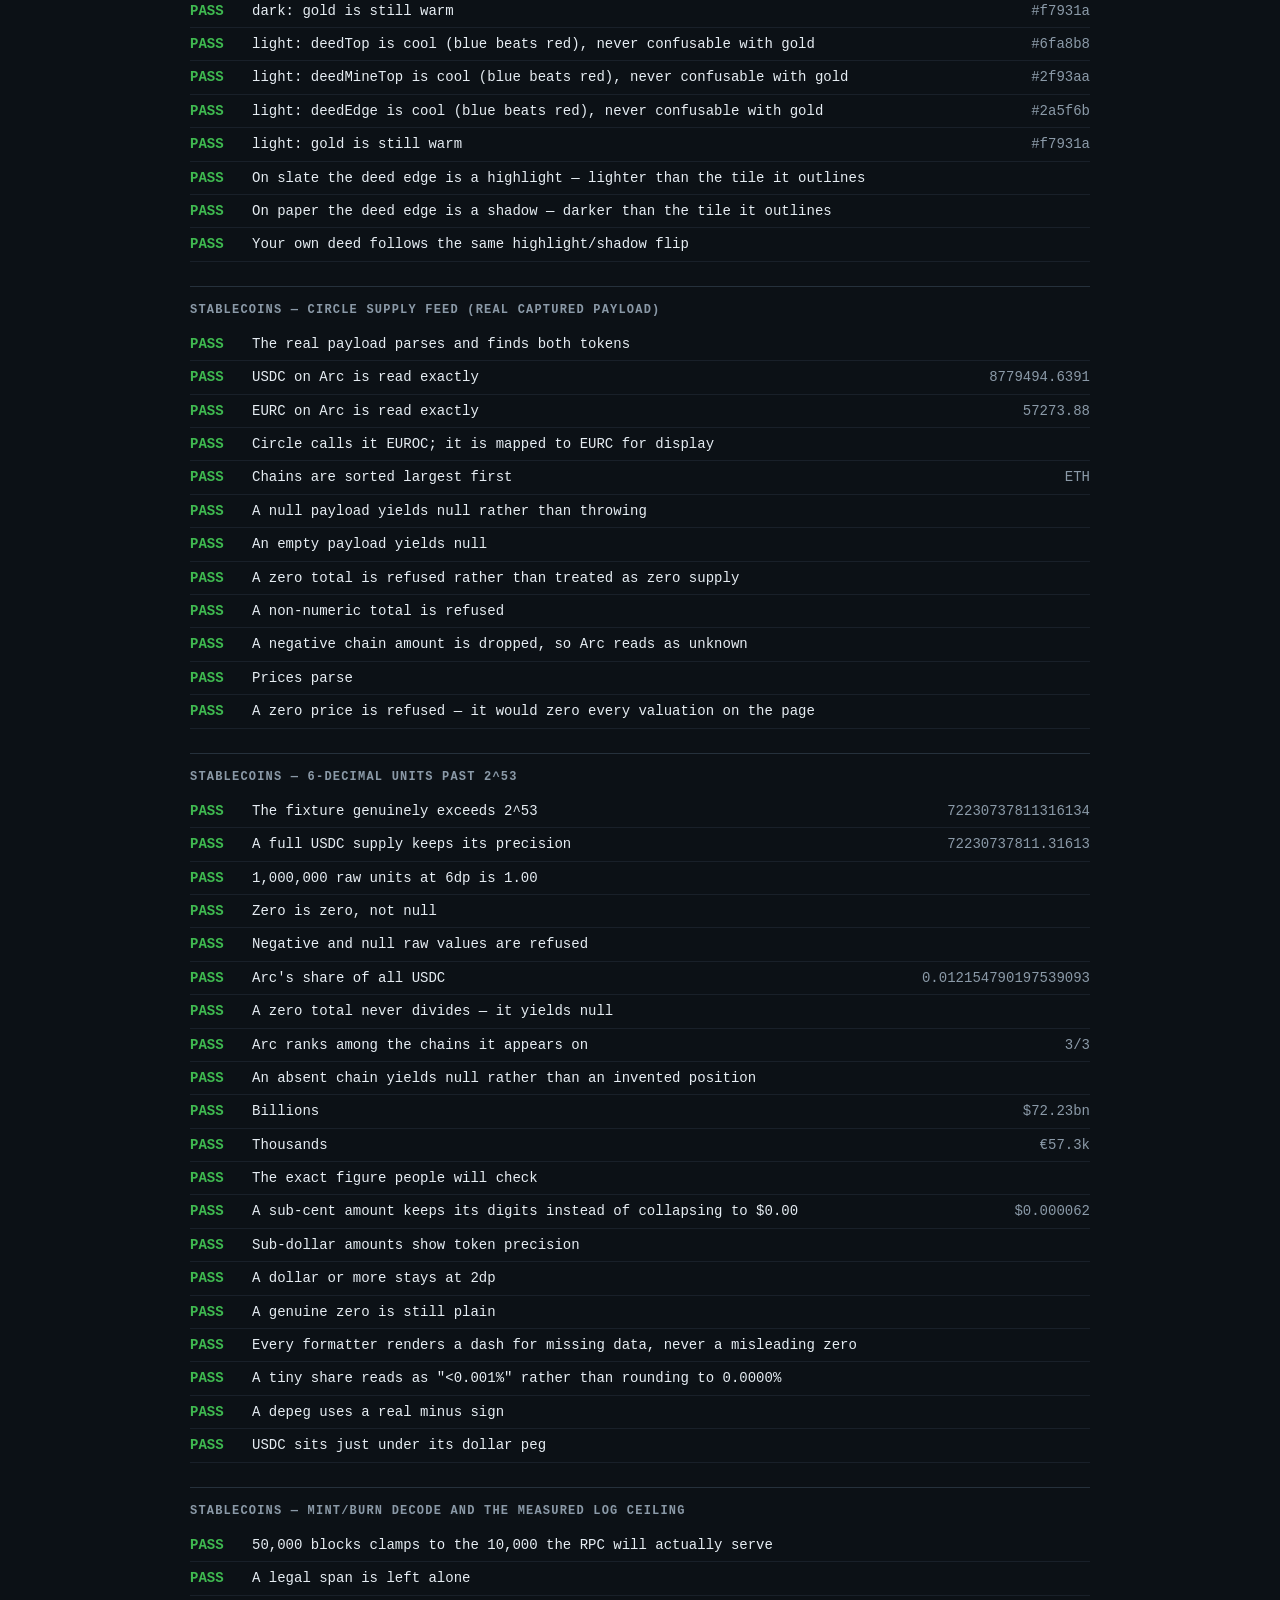
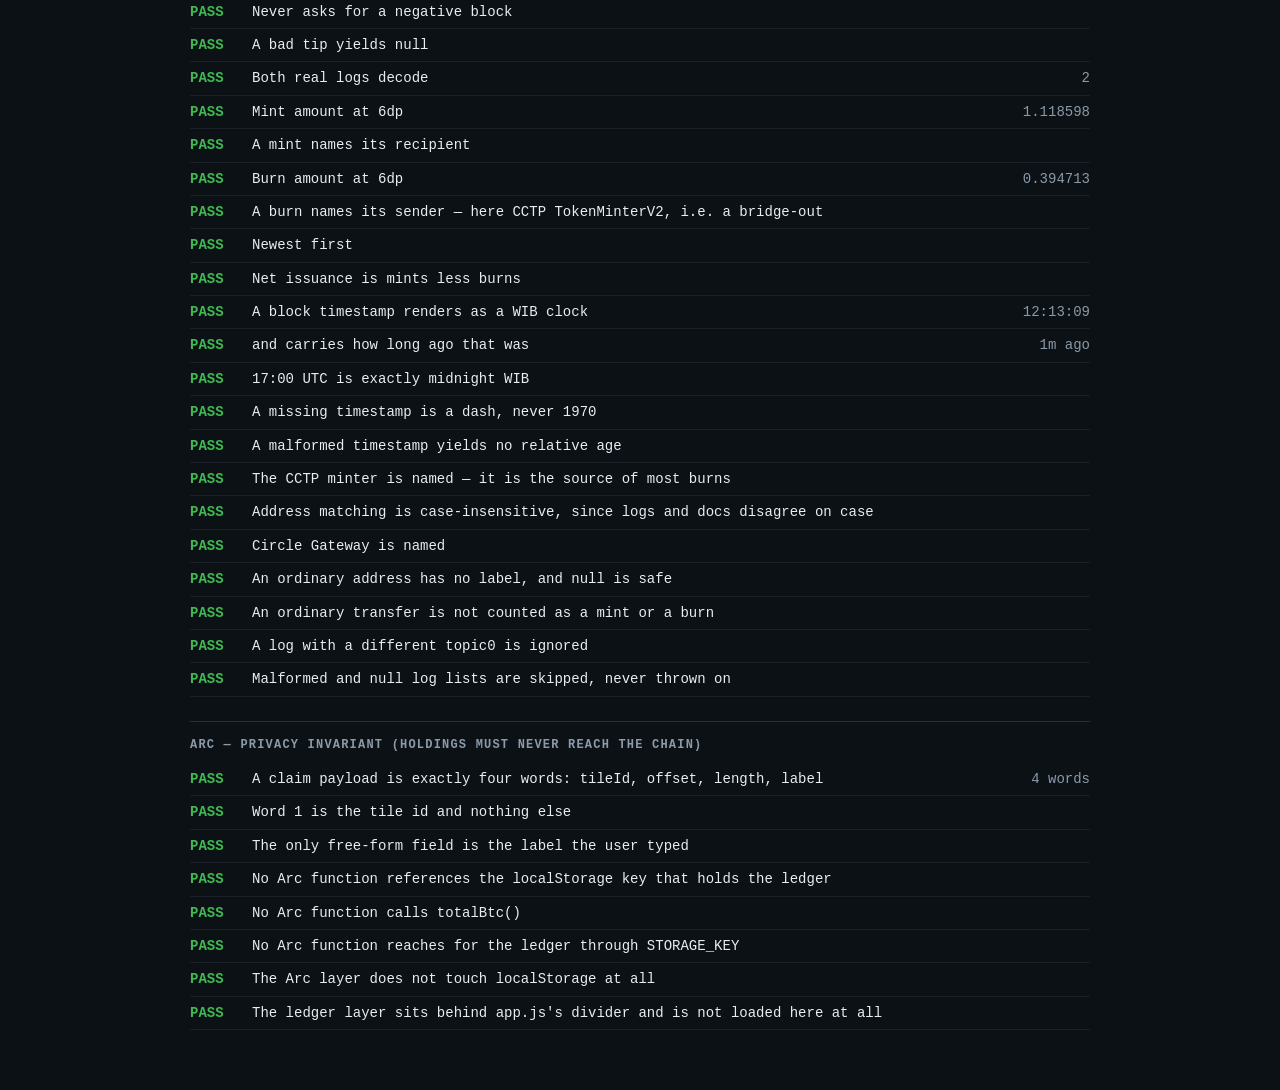
<file: website/tests.html>
<!DOCTYPE html>
<html lang="en">
<head>
<meta charset="utf-8">
<meta name="viewport" content="width=device-width, initial-scale=1">
<title>Arc Land Registry — math tests</title>
<meta name="color-scheme" content="dark">
<style>
  body { background:#0c1116; color:#e6edf3; font:14px/1.6 ui-monospace,SFMono-Regular,Menlo,monospace;
         margin:0; padding:28px 20px 60px; }
  .wrap { max-width: 900px; margin: 0 auto; }
  h1 { font-size:18px; margin:0 0 4px; }
  .sub { color:#8b9aa8; margin:0 0 22px; font-size:13px; }
  #summary { font-size:20px; font-weight:700; padding:14px 18px; border-radius:10px; margin-bottom:20px; }
  .ok   { background:rgba(63,185,80,.1);  border:1px solid #3fb950; color:#3fb950; }
  .bad  { background:rgba(248,81,73,.1);  border:1px solid #f85149; color:#f85149; }
  h2 { font-size:12px; text-transform:uppercase; letter-spacing:.1em; color:#8b9aa8;
       margin:24px 0 8px; border-top:1px solid #26313c; padding-top:14px; }
  .t { padding:5px 0; border-bottom:1px solid rgba(38,49,60,.5); display:flex; gap:10px; }
  .t .tag { flex:none; width:52px; font-weight:700; }
  .pass .tag { color:#3fb950; } .fail .tag { color:#f85149; }
  .t .msg { flex:1; }
  .t .why { color:#8b9aa8; }
  .fail .why { color:#f85149; }
  a { color:#f7931a; }
</style>
</head>
<body>
<div class="wrap">
  <h1>Arc Land Registry — math tests</h1>
  <p class="sub">Runs the pure functions in <code>app.js</code> and <code>globe.js</code> in this browser. No Node, no runner.
     &nbsp;<a href="index.html">&larr; back to the site</a></p>
  <div id="summary">running…</div>
  <div id="out"></div>
</div>

<!-- Load app.js for its pure functions only; this flag skips the DOM layer. -->
<script src="test-flag.js"></script>
<script src="whales.js"></script>
<script src="app.js"></script>
<script src="price.js"></script>
<!-- arc.js before iso.js: the board's world view calls into the Arc helpers. -->
<script src="arc.js"></script>
<script src="stables.js"></script>
<script src="iso.js"></script>
<script src="globe.js"></script>

<script src="tests.js"></script>
</body>
</html>
</file>
<file: website/style.css>
/* Arc Land Registry — a "land survey" look: paper grid, plotted parcels, one warm
   signal colour reserved exclusively for land that is yours.

   Two themes. Dark is a survey drawn on slate; light is the same survey on paper.
   The rule that governs both: gold NEVER appears except where land is yours, so
   every other colour has to stay neutral in either theme. Nothing here is a plain
   inversion — on paper the locked tiles get darker (not lighter) so the gold still
   reads as the lit thing on the board.

   Every themed value is a variable. A raw hex below the :root blocks is a bug:
   it will look right in one theme and wrong in the other. The canvas board
   (iso.js) and the globe (globe.js) carry their own palettes keyed to the same
   `data-theme` attribute, since they paint pixels rather than style boxes. */

/* Montserrat, self-hosted.
   Not from Google Fonts: an external stylesheet and font host would mean two
   more origins in connect-src/style-src, a request to a third party on every
   page load, and a dependency the "no build step, no CDN" property does not
   have. One 35KB variable woff2 covers 400-700. SIL OFL, licence in fonts/. */
@font-face {
  font-family: 'Montserrat';
  src: url('fonts/montserrat-latin.woff2') format('woff2');
  font-weight: 100 900;                 /* variable axis */
  font-style: normal;
  font-display: swap;                   /* text stays readable while it loads */
}

:root {
  --font: 'Montserrat', ui-sans-serif, -apple-system, "Segoe UI", Roboto, Helvetica, Arial, sans-serif;
  --bg:        #0c1116;
  --panel:     #131a21;
  --panel-2:   #182029;
  --line:      #26313c;
  --text:      #e6edf3;
  --muted:     #8b9aa8;
  --gold:      #f7931a;   /* Bitcoin orange — only ever means "yours" */
  --gold-solid:#f7931a;   /* gold as a FILL; --gold is gold as ink */
  --on-gold:   #1a1000;   /* text sitting on a gold fill */
  --gold-dim:  #7a4a0d;
  --green:     #3fb950;
  --red:       #f85149;
  --radius:    12px;
  /* Native widgets — the date picker, the unit <select>, scrollbars — are drawn
     by the OS and ignore every variable above. This is the only thing that
     makes them follow the theme. */
  color-scheme: dark;

  --grid:      rgba(255,255,255,.018);
  --topbar-bg: rgba(12,17,22,.85);
  --ok-bg:     rgba(63,185,80,.08);
  --err-bg:    rgba(248,81,73,.08);
  --gold-bg:   rgba(247,147,26,.06);
  --rule:      rgba(38,49,60,.5);
  --rule-2:    rgba(38,49,60,.55);
  --track:     #0d1319;

  --board-bg:  radial-gradient(120% 90% at 50% 20%, #16202b 0%, #0a0f14 70%, #070b0f 100%);
  --hud-shadow:      0 1px 3px rgba(0,0,0,.85);
  --hud-shadow-big:  0 2px 10px rgba(0,0,0,.9), 0 0 26px rgba(247,147,26,.32);
  --hud-strong:      #fff;
  --hud-soft:        #cfe0ee;
  /* HUD secondary text sits over the BOARD TILES, not over the page background,
     so it cannot use --muted: on paper the tiles are mid-grey and --muted
     disappears into them. */
  --hud-muted:       #8b9aa8;

  --plate-bg:   linear-gradient(90deg, rgba(28,22,48,.92), rgba(28,22,48,.35));
  --plate-line: #4a3d6b;
  --plate-name: #efe6ff;
  --plate-sub:  #a294c4;

  --gauge-bg:    linear-gradient(90deg, rgba(58,40,16,.95), rgba(58,40,16,.55));
  --gauge-line:  #6d5323;
  --gauge-label: #f2c98a;
  --gauge-track: #241a09;
  --gauge-from:  #8a5a10;
  --gauge-to:    #ffd08a;
  --gauge-val:   #ffd08a;

  --tip-bg:     rgba(10,14,19,.97);
  --tip-shadow: 0 10px 30px rgba(0,0,0,.6);

  --key-full-line:   #ffc978;
  --key-partial:     #2a323d;
  --key-locked:      #465061;
  --key-locked-line: #4d5a69;

  /* Arc deeds. Must match deedTop / deedEdge in iso.js isoPalette('dark'). */
  --key-deed:           #2f6675;
  --key-deed-line:      #7fdbe8;
  --key-deed-mine:      #48b0c6;
  --key-deed-mine-line: #c8f4ff;
  --arc-toast-bg:       rgba(10,14,19,.97);

  --globe-bg:     #05080b;
  --globe-hud-bg: rgba(5,8,11,.66);

  --map-stage:  #0a0e12;
  --cell:       #161d25;
  --cell-line:  #1e2831;
  --cell-target:#1d2530;
}

/* Light — the survey on paper. Warm off-white rather than pure #fff, so the
   orange stays a signal instead of vibrating against the background. */
:root[data-theme="light"] {
  --bg:        #f7f4ee;
  --panel:     #ffffff;
  --panel-2:   #f3efe6;
  --line:      #ddd6c8;
  --text:      #16202a;
  --muted:     #5c6875;
  --gold:      #a85f06;   /* gold as ink: passes contrast on paper */
  --gold-solid:#e07c05;   /* gold as fill: still unmistakably Bitcoin orange */
  --on-gold:   #1a1000;
  --gold-dim:  #c98f2e;
  --green:     #1a7f37;
  --red:       #cf222e;
  color-scheme: light;

  --grid:      rgba(22,32,42,.05);
  --topbar-bg: rgba(247,244,238,.85);
  --ok-bg:     rgba(26,127,55,.10);
  --err-bg:    rgba(207,34,46,.08);
  --gold-bg:   rgba(224,124,5,.10);
  --rule:      rgba(22,32,42,.12);
  --rule-2:    rgba(22,32,42,.13);
  --track:     #e6e0d2;

  /* Paper, lit from the same top-centre direction as the dark board. */
  --board-bg:  radial-gradient(120% 90% at 50% 20%, #fffdf8 0%, #efe9dc 70%, #e4dccb 100%);
  --hud-shadow:      0 1px 2px rgba(255,255,255,.9);
  --hud-shadow-big:  0 1px 2px rgba(255,255,255,.95), 0 0 22px rgba(224,124,5,.28);
  --hud-strong:      #16202a;
  --hud-soft:        #253647;
  --hud-muted:       #334455;

  --plate-bg:   linear-gradient(90deg, rgba(236,231,248,.95), rgba(236,231,248,.45));
  --plate-line: #b3a8d0;
  --plate-name: #3b2f5c;
  --plate-sub:  #6a5e8c;

  --gauge-bg:    linear-gradient(90deg, rgba(250,236,213,.96), rgba(250,236,213,.55));
  --gauge-line:  #d9b273;
  --gauge-label: #8a5a10;
  --gauge-track: #ece0c8;
  --gauge-from:  #d9a441;
  --gauge-to:    #a85f06;
  --gauge-val:   #8a5a10;

  --tip-bg:     rgba(255,253,248,.98);
  --tip-shadow: 0 10px 30px rgba(22,32,42,.18);

  --key-full-line:   #8a5a10;
  --key-partial:     #e8e1d3;
  --key-locked:      #b3bcc7;
  --key-locked-line: #8f9aa7;

  /* Arc deeds on paper. Like gold, the fill barely moves and the EDGE flips
     from a highlight to a shadow. Must match isoPalette('light') in iso.js. */
  --key-deed:           #6fa8b8;
  --key-deed-line:      #2a5f6b;
  --key-deed-mine:      #2f93aa;
  --key-deed-mine-line: #0e3b46;
  --arc-toast-bg:       rgba(255,253,248,.98);

  /* The globe is Earth seen from orbit and it lights with the page — see the
     matching uLight branch in globe.js. */
  --globe-bg:     #dfe7ef;
  --globe-hud-bg: rgba(255,255,255,.72);

  --map-stage:  #f3efe6;
  --cell:       #d8d2c4;
  --cell-line:  #c3bcaa;
  --cell-target:#ece5d6;
}

* { box-sizing: border-box; }

/* A class selector like `.legend { display: flex }` outranks the UA's
   `[hidden] { display: none }`, so anything hidden from JS stays on screen.
   This is the defensive fix; without it every toggle in the page silently fails. */
[hidden] { display: none !important; }

html { -webkit-text-size-adjust: 100%; }

body {
  margin: 0;
  background: var(--bg);
  /* faint survey grid, so the page itself reads as plotted land */
  background-image:
    linear-gradient(var(--grid) 1px, transparent 1px),
    linear-gradient(90deg, var(--grid) 1px, transparent 1px);
  background-size: 44px 44px;
  color: var(--text);
  font: 16px/1.6 var(--font);
}

.wrap { max-width: 920px; margin: 0 auto; padding: 0 20px; }

/* ------------------------------------------------------------- landing */

/* The landing and the terminal are one page in two states, driven by
   data-view on <html>. The <head> boot script sets it from the hash before
   first paint, so a deep link never flashes the landing on the way through. */
:root[data-view="landing"] .topbar,
:root[data-view="landing"] main,
:root[data-view="landing"] .footer { display: none; }
:root[data-view="app"] #landing { display: none; }

#landing {
  min-height: 100vh;
  display: flex; align-items: center; justify-content: center;
  padding: 40px 20px;
}
.landing__inner { max-width: 880px; width: 100%; }
.landing__mark {
  font-size: 12px; font-weight: 700; letter-spacing: .22em;
  color: var(--muted); margin-bottom: 26px;
}
.landing__h1 {
  font-family: var(--font);
  margin: 0 0 18px;
  font-size: clamp(38px, 8vw, 76px);
  font-weight: 700; line-height: 1.02; letter-spacing: -.03em;
}
.landing__lede {
  margin: 0 0 42px; max-width: 56ch;
  font-size: clamp(15px, 2.2vw, 18px); color: var(--muted);
}
.landing__lede strong { color: var(--gold); font-weight: 600; }

.landing__cards { display: grid; grid-template-columns: 1fr 1fr; gap: 16px; }
@media (max-width: 680px) { .landing__cards { grid-template-columns: 1fr; } }

.lcard {
  display: flex; flex-direction: column; align-items: flex-start; gap: 6px;
  padding: 26px 24px 22px; cursor: pointer; text-align: left;
  background: var(--panel); border: 1px solid var(--line);
  border-radius: 16px; color: var(--text); font-family: var(--font);
  transition: border-color .15s, transform .15s;
}
.lcard:hover { border-color: var(--gold-solid); transform: translateY(-2px); }
.lcard:focus-visible { outline: 2px solid var(--gold-solid); outline-offset: 3px; }
.lcard__icon { font-size: 26px; line-height: 1; margin-bottom: 8px; }
.lcard__name { font-size: 20px; font-weight: 700; letter-spacing: .1em; }
.lcard__tag { font-size: 11px; font-weight: 600; letter-spacing: .08em; color: var(--gold); }
.lcard__desc { margin-top: 8px; font-size: 13px; line-height: 1.55; color: var(--muted); }
.lcard__go {
  margin-top: 16px; font-size: 12px; font-weight: 700;
  letter-spacing: .08em; color: var(--gold);
}
.landing__foot {
  margin: 34px 0 0; font-size: 12px; color: var(--muted);
}
.landing__foot a { color: var(--gold); margin-left: 10px; }

/* Back to the landing from the terminal. */
.brand { cursor: pointer; }

/* -------------------------------------------------------------- topbar */

.topbar {
  border-bottom: 1px solid var(--line);
  background: var(--topbar-bg);
  backdrop-filter: blur(8px);
  position: sticky; top: 0; z-index: 10;
}
.topbar__inner {
  display: flex; align-items: center; justify-content: space-between;
  gap: 12px; padding-top: 12px; padding-bottom: 12px;
}
.brand { font-size: 15px; letter-spacing: .2px; }
.topbar__right { display: flex; align-items: center; gap: 14px; }
.topbar__note { font-size: 12px; color: var(--muted); }
#theme-toggle { letter-spacing: .06em; font-size: 11px; padding: 6px 10px; }

/* ---------------------------------------------------------------- hero */

.hero { padding: 56px 0 28px; }
.hero h1 {
  font-family: var(--font);
  margin: 0 0 14px;
  font-size: clamp(30px, 6vw, 50px);
  line-height: 1.1; letter-spacing: -.02em;
}
.hl { color: var(--gold); font-variant-numeric: tabular-nums; }
.lede { margin: 0; max-width: 60ch; color: var(--muted); font-size: 17px; }

/* --------------------------------------------------------------- panels */

.panel {
  background: var(--panel);
  border: 1px solid var(--line);
  border-radius: var(--radius);
  padding: 24px;
  margin: 0 0 20px;
}
.panel--quiet { background: transparent; }
.panel h2 {
  margin: 0 0 16px;
  font-size: 13px; font-weight: 600;
  text-transform: uppercase; letter-spacing: .12em;
  color: var(--muted);
}
.panel h3 { margin: 0; font-size: 15px; }
.panel__lede { margin: -6px 0 20px; color: var(--muted); max-width: 62ch; }

/* ---------------------------------------------------------------- forms */

.buy-form {
  display: grid;
  grid-template-columns: 150px 1fr 1fr auto;
  gap: 12px; align-items: end;
}
.field { display: flex; flex-direction: column; gap: 6px; min-width: 0; }
.field label { font-size: 12px; color: var(--muted); }
.tz, .opt {
  font-size: 10px; padding: 1px 5px; border-radius: 4px;
  background: var(--panel-2); border: 1px solid var(--line);
}
.tz { color: var(--gold); }

input[type="date"], input[type="number"], input[type="text"], select {
  background: var(--panel-2);
  border: 1px solid var(--line);
  color: var(--text);
  border-radius: 8px;
  padding: 10px 12px;
  font: inherit; font-size: 15px;
  min-width: 0; width: 100%;
}
input:focus, select:focus, button:focus-visible, label.btn:focus-within {
  outline: 2px solid var(--gold); outline-offset: 1px;
}
.combo { display: flex; gap: 8px; }
.combo select { width: 88px; flex: none; }

.btn {
  font: inherit; font-size: 14px; font-weight: 600;
  padding: 10px 16px; border-radius: 8px;
  border: 1px solid var(--line); background: var(--panel-2); color: var(--text);
  cursor: pointer; white-space: nowrap;
}
.btn:hover { border-color: var(--muted); }
.btn--primary { background: var(--gold-solid); border-color: var(--gold-solid); color: var(--on-gold); }
.btn--primary:hover { filter: brightness(1.08); }
.btn--ghost { font-weight: 500; font-size: 13px; padding: 7px 12px; }
.btn--danger:hover { border-color: var(--red); color: var(--red); }

.quick {
  display: flex; align-items: center; flex-wrap: wrap;
  gap: 8px; margin-top: 14px; font-size: 13px; color: var(--muted);
}
.chip {
  font: inherit; font-size: 13px;
  background: transparent; border: 1px dashed var(--line);
  color: var(--muted); border-radius: 999px; padding: 4px 12px; cursor: pointer;
}
.chip:hover { border-color: var(--gold); color: var(--gold); border-style: solid; }

/* --------------------------------------------------------------- banners */

.flash {
  border: 1px solid var(--green); border-radius: 8px;
  padding: 10px 14px; margin-bottom: 16px; font-size: 14px;
  background: var(--ok-bg);
}
.flash.is-error { border-color: var(--red); background: var(--err-bg); }
.banner {
  border: 1px dashed var(--gold-dim); border-radius: 8px;
  background: var(--gold-bg);
  padding: 10px 14px; margin-bottom: 16px; font-size: 14px; color: var(--muted);
}
.banner strong { color: var(--gold); }

/* ---------------------------------------------------------------- ledger */

.ledger-head {
  display: flex; align-items: center; justify-content: space-between;
  flex-wrap: wrap; gap: 10px; margin: 28px 0 10px;
  padding-top: 20px; border-top: 1px solid var(--line);
}
.ledger-actions { display: flex; gap: 8px; flex-wrap: wrap; }

/* Wide content scrolls inside its own box; the page body never scrolls sideways. */
.table-scroll { overflow-x: auto; }
.ledger { width: 100%; border-collapse: collapse; font-size: 14px; }
.ledger th {
  text-align: left; font-size: 11px; text-transform: uppercase;
  letter-spacing: .08em; color: var(--muted); font-weight: 600;
  padding: 8px 10px; border-bottom: 1px solid var(--line);
}
.ledger td { padding: 10px; border-bottom: 1px solid var(--rule); }
.ledger .num { text-align: right; font-variant-numeric: tabular-nums; }
.ledger .note { color: var(--muted); max-width: 220px; }
.ledger .empty { text-align: center; color: var(--muted); padding: 28px 10px; }
.muted { color: var(--muted); font-weight: 400; }
.link-btn {
  background: none; border: 0; color: var(--muted);
  font: inherit; font-size: 13px; cursor: pointer; text-decoration: underline;
}
.link-btn:hover { color: var(--red); }

/* ----------------------------------------------------------------- total */

.total { text-align: center; padding: 8px 0 24px; }
.total__btc {
  font-size: clamp(40px, 10vw, 68px); font-weight: 700;
  letter-spacing: -.03em; line-height: 1;
  color: var(--gold); font-variant-numeric: tabular-nums;
  overflow-wrap: anywhere;
}
.total__btc .unit { font-size: .35em; color: var(--muted); font-weight: 600; letter-spacing: 0; }
.total__sats { color: var(--muted); font-size: 14px; margin-top: 8px; font-variant-numeric: tabular-nums; }

/* ------------------------------------------------------------------ tier */

.tier {
  display: flex; gap: 16px; align-items: flex-start;
  background: var(--panel-2); border: 1px solid var(--line);
  border-radius: var(--radius); padding: 16px; margin-bottom: 16px;
}
.tier__badge { font-size: 38px; line-height: 1; }
.tier__body { flex: 1; min-width: 0; }
.tier__name { font-size: 20px; font-weight: 700; }
.tier__blurb { color: var(--muted); font-size: 14px; margin-bottom: 10px; }
.tier__next { font-size: 12px; margin-top: 6px; }
.bar { height: 7px; background: var(--track); border-radius: 999px; overflow: hidden; }
.bar__fill {
  height: 100%; width: 0;
  background: linear-gradient(90deg, var(--gold-dim), var(--gold));
  border-radius: 999px; transition: width .6s cubic-bezier(.2,.8,.2,1);
}

.badges {
  list-style: none; display: flex; flex-wrap: wrap;
  gap: 8px; padding: 0; margin: 0 0 22px;
}
.badge {
  display: flex; align-items: center; gap: 7px;
  font-size: 12px; color: var(--muted);
  border: 1px solid var(--line); border-radius: 999px; padding: 5px 12px;
  font-variant-numeric: tabular-nums;
}
.badge__dot {
  width: 7px; height: 7px; border-radius: 50%;
  background: var(--line);
}
.badge.is-hit { color: var(--gold); border-color: var(--gold-dim); background: var(--gold-bg); }
.badge.is-hit .badge__dot { background: var(--gold); box-shadow: 0 0 8px var(--gold); }

/* ----------------------------------------------------------------- stats */

.stats { display: grid; grid-template-columns: 1fr 1fr; gap: 12px; }
.stat {
  background: var(--panel-2); border: 1px solid var(--line);
  border-radius: var(--radius); padding: 16px;
}
.stat--hero { border-color: var(--gold-dim); }
.stat__label {
  font-size: 11px; text-transform: uppercase; letter-spacing: .09em;
  color: var(--muted); margin-bottom: 8px;
}
.stat__value {
  font-size: 34px; font-weight: 700; line-height: 1.1;
  letter-spacing: -.02em; font-variant-numeric: tabular-nums;
  overflow-wrap: anywhere;
}
.stat--hero .stat__value { color: var(--gold); }
.stat__value--small { font-size: 22px; }
.stat__sub { font-size: 13px; color: var(--muted); margin-top: 8px; }

/* ------------------------------------------------------ board + RPG HUD */

.viewtabs { display: inline-flex; gap: 0; margin-bottom: 14px; }
.viewtab {
  font: inherit; font-size: 12px; font-weight: 600;
  letter-spacing: .08em; text-transform: uppercase;
  padding: 7px 16px; cursor: pointer;
  background: var(--panel-2); color: var(--muted);
  border: 1px solid var(--line);
}
.viewtab:first-child { border-radius: 8px 0 0 8px; }
.viewtab:last-child { border-radius: 0 8px 8px 0; border-left: 0; }
.viewtab.is-on { background: var(--gold-solid); border-color: var(--gold-solid); color: var(--on-gold); }

.board {
  position: relative;
  border: 1px solid var(--line);
  border-radius: var(--radius);
  /* A cool slate backdrop so the orange reads as light rather than as paint. */
  background: var(--board-bg);
  overflow: hidden;
  height: clamp(360px, 62vw, 560px);
}
#iso-canvas { display: block; width: 100%; height: 100%; cursor: grab; touch-action: none; }
#iso-canvas:active { cursor: grabbing; }
#iso-canvas:focus-visible { outline: 2px solid var(--gold); outline-offset: -2px; }

/* The HUD floats over the board and never intercepts a drag. */
.hud {
  position: absolute; pointer-events: none;
  font-variant-numeric: tabular-nums;
  text-shadow: var(--hud-shadow);
}
.hud--tl { top: 12px; left: 12px; }
.hud--tr { top: 10px; right: 14px; text-align: right; }
.hud--br { bottom: 46px; right: 14px; text-align: right; }
.hud--bl { bottom: 46px; left: 14px; }

.hud__clock {
  font-size: 15px; font-weight: 700; color: var(--text);
  letter-spacing: .06em;
}
.hud__update {
  font-size: 10px; color: var(--hud-muted);
  letter-spacing: .07em; margin-top: 2px;
}

.persona {
  display: flex; align-items: center; gap: 8px; margin-top: 10px;
  background: var(--plate-bg);
  border: 1px solid var(--plate-line); border-left: 3px solid var(--gold);
  border-radius: 4px; padding: 5px 16px 5px 8px;
}
.persona__icon { font-size: 19px; line-height: 1; }
.persona__text { display: flex; flex-direction: column; line-height: 1.25; }
.persona__name { font-size: 12px; font-weight: 700; letter-spacing: .1em; color: var(--plate-name); }
.persona__sub { font-size: 9px; letter-spacing: .09em; color: var(--plate-sub); }

/* The big number, in the reference's serif display style. */
.hud__btc {
  font-family: Georgia, "Times New Roman", serif;
  font-size: clamp(30px, 6.5vw, 52px); font-weight: 700;
  color: var(--hud-strong); line-height: 1; letter-spacing: -.01em;
  text-shadow: var(--hud-shadow-big);
}
.hud__unit {
  font-size: .38em; color: var(--gold);
  margin-left: .28em; letter-spacing: .06em; font-family: inherit;
}
.hud__sats { font-size: 10px; color: var(--hud-muted); letter-spacing: .08em; margin-top: 3px; }

.hud__row { display: flex; align-items: baseline; justify-content: flex-end; gap: 10px; }
.hud__k { font-size: 9px; letter-spacing: .12em; color: var(--hud-muted); }
.hud__v { font-size: 16px; font-weight: 700; color: var(--text); }
.hud__v--gold { color: var(--gold); }

.hud__unlocked { font-size: 11px; color: var(--hud-soft); letter-spacing: .04em; }
.hud__inview { font-size: 10px; color: var(--hud-muted); letter-spacing: .05em; margin-top: 2px; }

/* Bottom gauge, after the reference's BONUS GAUGE. */
.gauge {
  position: absolute; left: 14px; right: 14px; bottom: 12px;
  display: flex; align-items: center; gap: 10px;
  pointer-events: none;
  background: var(--gauge-bg);
  border: 1px solid var(--gauge-line); border-radius: 999px;
  padding: 5px 14px;
}
.gauge__label { font-size: 10px; font-weight: 700; letter-spacing: .12em; color: var(--gauge-label); white-space: nowrap; }
.gauge__track { flex: 1; height: 8px; background: var(--gauge-track); border-radius: 999px; overflow: hidden; }
.gauge__fill {
  display: block; height: 100%; width: 0;
  background: linear-gradient(90deg, var(--gauge-from), var(--gold-solid), var(--gauge-to));
  border-radius: 999px; transition: width .5s cubic-bezier(.2,.8,.2,1);
}
.gauge__val { font-size: 11px; font-weight: 700; color: var(--gauge-val); white-space: nowrap; }

/* ------------------------------------------------------- tooltip + legend */

.tip {
  position: absolute; z-index: 5; pointer-events: none;
  min-width: 210px; max-width: 300px;
  background: var(--tip-bg);
  border: 1px solid var(--gold-dim); border-radius: 8px;
  padding: 11px 13px;
  box-shadow: var(--tip-shadow);
  font-size: 12px; line-height: 1.45; color: var(--text);
}
.tip__head {
  display: flex; align-items: center; gap: 8px;
  font-size: 11px; letter-spacing: .1em; color: var(--muted);
}
.tip__head--gold { color: var(--gold); }
.tip__head b { color: inherit; }
.tip__icon { font-size: 20px; }
.tip__sub { font-size: 10px; letter-spacing: .06em; color: var(--muted); }
.tip__big {
  font-family: Georgia, serif; font-size: 24px; font-weight: 700;
  color: var(--gold); margin: 6px 0 1px; line-height: 1;
}
.tip__big span { font-size: .45em; color: var(--muted); }
.tip__p { margin: 8px 0 0; color: var(--hud-soft); font-size: 11.5px; }
.tip__p b { color: var(--gold); }
.tip__tbl { width: 100%; border-collapse: collapse; margin-top: 8px; font-size: 11px; }
.tip__tbl th {
  text-align: left; font-weight: 500; color: var(--muted);
  padding: 2px 0; white-space: nowrap;
}
.tip__tbl td { text-align: right; padding: 2px 0; font-variant-numeric: tabular-nums; }
.tip__empty { text-align: center !important; color: var(--muted); padding: 8px 0 !important; }

/* ----------------------------------------------------------- section tabs */

/* Top-level page sections. Deliberately larger and quieter than the Board/Globe
   tabs inside the map panel, so the two switchers never read as the same thing. */
.sectiontabs { display: flex; gap: 10px; margin: 0 0 22px; flex-wrap: wrap; }
.sectiontab {
  flex: 1 1 220px;
  display: flex; flex-direction: column; gap: 2px;
  padding: 12px 16px; cursor: pointer; text-align: left;
  background: var(--panel); border: 1px solid var(--line);
  border-radius: var(--radius); color: var(--muted);
  font-size: 13px; font-weight: 700; letter-spacing: .08em;
}
.sectiontab span {
  font-size: 11px; font-weight: 400; letter-spacing: 0; color: var(--muted);
  text-transform: none;
}
.sectiontab:hover { border-color: var(--gold-dim); }
.sectiontab.is-on {
  border-color: var(--gold-solid); color: var(--gold);
  background: var(--gold-bg);
}
.sectiontab.is-on span { color: var(--gold); opacity: .8; }

.panel__foot { margin: 12px 0 0; font-size: 11.5px; }

/* Issuance feed: direction reads from the word, not only from colour. */
.flow { font-weight: 700; font-size: 10px; letter-spacing: .08em; white-space: nowrap; }
.flow--mint { color: var(--green); }
.flow--burn { color: var(--muted); }

/* Issuance timestamps: the clock is the fact, the relative age is the context,
   so the age is quieter and sits under it rather than competing. */
.feed-time { white-space: nowrap; font-variant-numeric: tabular-nums; }
.feed-ago { display: block; font-size: 10px; color: var(--muted); }
/* Batched CCTP burns share a block and an amount, so without the tx the rows
   look like duplicates of one event when they are ten separate transactions. */
.feed-tx { display: block; font-size: 10px; color: var(--muted);
           font-family: var(--mono, ui-monospace, Menlo, monospace); }

/* The Arc row in the chain table has to be findable at a glance. */
.chain-arc { color: var(--gold); font-weight: 700; }
.chain-arc td { background: var(--gold-bg); }

/* ------------------------------------------------------------ wallet button */

/* Three states, and the dot carries the meaning so it reads at a glance without
   depending on colour alone: hollow = not connected, amber = wrong network,
   green = live. */
.btn--wallet {
  display: inline-flex; align-items: center; gap: 8px;
  font-size: 12px; letter-spacing: .04em; padding: 6px 12px;
  font-variant-numeric: tabular-nums;
}
.wallet-dot {
  width: 7px; height: 7px; border-radius: 50%; flex: none;
  border: 1.5px solid var(--muted); background: transparent;
}
.btn--wallet[data-state="on"]   .wallet-dot { background: var(--green); border-color: var(--green); }
.btn--wallet[data-state="warn"] .wallet-dot { background: var(--gold-solid); border-color: var(--gold-solid); }
.btn--wallet[data-state="warn"] { border-color: var(--gold-dim); color: var(--gold); }
.wallet-bal { color: var(--muted); font-size: 11px; }
.btn--wallet[data-state="idle"] .wallet-bal { display: none; }

/* ------------------------------------------------------------------- modal */

.modal { position: fixed; inset: 0; z-index: 60; display: flex;
         align-items: center; justify-content: center; padding: 20px; }
.modal[hidden] { display: none !important; }
.modal__backdrop { position: absolute; inset: 0; background: rgba(0,0,0,.55); }
.modal__panel {
  position: relative; width: 100%; max-width: 380px;
  background: var(--panel); border: 1px solid var(--line);
  border-radius: var(--radius); padding: 20px;
  box-shadow: var(--tip-shadow);
}
.modal__head { display: flex; align-items: center; justify-content: space-between; margin-bottom: 14px; }
.modal__head h2 { margin: 0; font-size: 16px; }
.modal__x {
  background: transparent; border: 0; color: var(--muted);
  font-size: 22px; line-height: 1; cursor: pointer; padding: 0 4px;
}
.modal__x:hover { color: var(--text); }
.modal__note { margin: 14px 0 0; font-size: 11px; color: var(--muted); line-height: 1.5; }

.wallet-list { display: flex; flex-direction: column; gap: 8px; }
.wallet-row {
  display: flex; align-items: center; gap: 12px; width: 100%;
  padding: 11px 13px; cursor: pointer; text-align: left;
  background: var(--panel-2); border: 1px solid var(--line);
  border-radius: 9px; color: var(--text); font-size: 13px; font-weight: 600;
}
.wallet-row:hover { border-color: var(--gold-dim); }
.wallet-row img { width: 26px; height: 26px; border-radius: 6px; flex: none; }
.wallet-row .rdns { margin-left: auto; font-size: 10px; color: var(--muted); font-weight: 400; }
.wallet-none { text-align: center; padding: 10px 0; font-size: 13px; }
.wallet-none p { margin: 0 0 6px; }

.acct-tbl { margin-bottom: 14px; }
.acct-actions { display: flex; gap: 8px; }
.acct-actions .btn { flex: 1; text-align: center; font-size: 12px; }
.btn--sm { padding: 4px 10px; font-size: 11px; }

/* Claim progress. Sits over the board, bottom-centre, out of the HUD's way. */
.arc-toast {
  position: absolute; z-index: 6; left: 50%; bottom: 14px;
  transform: translateX(-50%);
  max-width: min(440px, calc(100% - 32px));
  background: var(--arc-toast-bg);
  border: 1px solid var(--gold-dim); border-radius: 8px;
  padding: 9px 14px;
  box-shadow: var(--tip-shadow);
  font-size: 12px; line-height: 1.45; color: var(--text);
  text-align: center;
}
.arc-toast[hidden] { display: none; }

.legend {
  list-style: none; margin: 12px 0 0; padding: 0;
  display: flex; flex-wrap: wrap; gap: 8px 20px;
  font-size: 12px; color: var(--muted);
}
.legend li { display: flex; align-items: center; gap: 8px; }
.legend b { color: var(--text); font-weight: 600; }
.legend__hint { color: var(--gold); font-style: italic; }
.key {
  width: 17px; height: 17px; flex: none; border-radius: 3px;
  transform: rotate(45deg) scale(.82);       /* read as a board tile, not a box */
}
.key--full { background: var(--gold-solid); border: 1px solid var(--key-full-line); }
.key--partial { background: var(--key-partial); border: 2px solid var(--gold-solid); }
.key--locked { background: var(--key-locked); border: 1px solid var(--key-locked-line); }
/* Deeds claimed on Arc. Cool on purpose — gold means Bitcoin you own, and a
   deed says nothing about anybody's holdings, so the two must never blur. */
.key--deed { background: var(--key-deed); border: 1px solid var(--key-deed-line); }
.key--deed-mine { background: var(--key-deed-mine); border: 2px solid var(--key-deed-mine-line); }

.tip__addr { font-family: var(--mono, ui-monospace, Menlo, monospace); font-size: 10.5px; }
.tip__click {
  margin: 9px 0 0; padding-top: 8px; border-top: 1px solid var(--line);
  font-size: 10.5px; letter-spacing: .05em; color: var(--gold);
}

/* --------------------------------------------------------- whale list */

.whales { margin-top: 26px; padding-top: 22px; border-top: 1px solid var(--line); }
.whales__h { margin: 0 0 8px; font-size: 15px; }
.whales__lede { margin: 0 0 16px; color: var(--muted); font-size: 13.5px; max-width: 70ch; }
.whales__src { margin: 12px 0 0; font-size: 11px; color: var(--muted); }

.wl { list-style: none; margin: 0; padding: 0; }
.wl__row {
  display: grid;
  grid-template-columns: 26px 12px minmax(0, 1fr) 84px 92px 62px 92px;
  align-items: center; gap: 10px;
  padding: 7px 0; border-bottom: 1px solid var(--rule-2);
  font-size: 13px; font-variant-numeric: tabular-nums;
}
.wl__rank { color: var(--muted); font-size: 11px; text-align: right; }
.wl__sw { width: 12px; height: 12px; border-radius: 2px; transform: rotate(45deg) scale(.8); }
.wl__name {
  color: var(--text); text-decoration: none; font-weight: 600;
  overflow: hidden; text-overflow: ellipsis; white-space: nowrap;
}
.wl__name:hover { color: var(--gold); text-decoration: underline; }
.wl__kind { font-size: 10px; letter-spacing: .07em; text-transform: uppercase; color: var(--muted); }
.wl__btc { text-align: right; font-weight: 600; }
.wl__pct { text-align: right; color: var(--muted); font-size: 12px; }
.wl__usd { text-align: right; color: var(--gold); font-size: 12px; }

@media (max-width: 700px) {
  .wl__row { grid-template-columns: 22px 12px minmax(0,1fr) 88px; gap: 8px; }
  .wl__kind, .wl__pct, .wl__usd { display: none; }
}

.viewtabs--sm .viewtab { padding: 6px 12px; font-size: 11px; }

.board__bar { display: flex; align-items: center; flex-wrap: wrap; gap: 10px; margin-top: 14px; }
.zoomer { display: inline-flex; align-items: center; gap: 8px; }
.zoomer__label { font-size: 12px; color: var(--muted); font-variant-numeric: tabular-nums; }

@media (prefers-reduced-motion: reduce) { .gauge__fill { transition: none; } }

@media (max-width: 620px) {
  .hud--br, .hud--bl { bottom: 42px; }
  .hud__inview { display: none; }
  .persona { padding-right: 10px; }
}

/* ----------------------------------------------------------------- globe */

.globe {
  position: relative;
  border: 1px solid var(--line);
  border-radius: var(--radius);
  background: var(--globe-bg);
  overflow: hidden;
  /* Tall enough that a tilted horizon has somewhere to sit, but never so tall it
     pushes the controls off a phone screen. */
  height: clamp(320px, 56vw, 520px);
}
#globe-canvas {
  display: block;
  width: 100%; height: 100%;
  cursor: grab;
  touch-action: none;          /* the canvas handles its own drag and pinch */
}
#globe-canvas:active { cursor: grabbing; }
#globe-canvas:focus-visible { outline: 2px solid var(--gold); outline-offset: -2px; }

.globe__hud {
  position: absolute; left: 12px; bottom: 12px; right: 12px;
  font-size: 12px; color: var(--muted);
  background: var(--globe-hud-bg);
  border: 1px solid var(--line); border-radius: 8px;
  padding: 6px 10px;
  backdrop-filter: blur(4px);
  pointer-events: none;
}

.globe__bar {
  display: flex; align-items: center; flex-wrap: wrap;
  gap: 10px; margin-top: 14px;
}
.globe__hint { font-size: 12px; color: var(--muted); }

/* ------------------------------------------------------------------- map */

.map { text-align: center; }
.map__stage {
  max-width: 460px; margin: 0 auto 16px;
  border: 1px solid var(--line); border-radius: var(--radius);
  background: var(--map-stage); padding: 10px; overflow: hidden;
}
.map__stage svg { display: block; width: 100%; height: auto; }

/* Each level "lands" by easing out of a zoom, so consecutive frames read as one
   continuous descent rather than as separate pictures. */
.map__stage.is-zooming svg { animation: land .9s cubic-bezier(.16,.9,.3,1); }
@keyframes land {
  from { transform: scale(2.6); opacity: .15; }
  to   { transform: scale(1);   opacity: 1; }
}
@media (prefers-reduced-motion: reduce) {
  .map__stage.is-zooming svg { animation: none; }
  .bar__fill { transition: none; }
}

.cell { fill: var(--cell); stroke: var(--cell-line); stroke-width: .25; }
.cell--mine    { fill: var(--gold-solid); stroke: var(--gold-solid); }
.cell--partial { fill: var(--gold-dim); stroke: var(--gold); }
.cell--target  { fill: var(--cell-target); stroke: var(--gold); stroke-width: .6; stroke-dasharray: 1.5 1.2; }

.map__caption { color: var(--muted); font-size: 14px; margin: 0 0 6px; min-height: 44px; }
.map__caption strong { color: var(--text); }
.map__found { color: var(--gold); font-size: 14px; margin: 0 0 14px; }

/* ------------------------------------------------------------------- faq */

.faq { margin: 0; }
.faq dt { font-weight: 600; margin-top: 16px; }
.faq dd { margin: 4px 0 0; color: var(--muted); max-width: 66ch; }
.faq code {
  background: var(--panel-2); border: 1px solid var(--line);
  padding: 1px 5px; border-radius: 4px; font-size: 13px;
}

.footer { padding: 30px 20px 50px; color: var(--muted); font-size: 13px; text-align: center; }
.footer a { color: var(--muted); }

/* ------------------------------------------------------------- responsive */

@media (max-width: 700px) {
  .buy-form { grid-template-columns: 1fr 1fr; }
  .field--note { grid-column: 1 / -1; }
  .buy-form > .btn { grid-column: 1 / -1; }
  .stats { grid-template-columns: 1fr; }
  .hero { padding: 36px 0 20px; }
  .panel { padding: 18px; }
  .topbar__note { display: none; }
}
</file>
